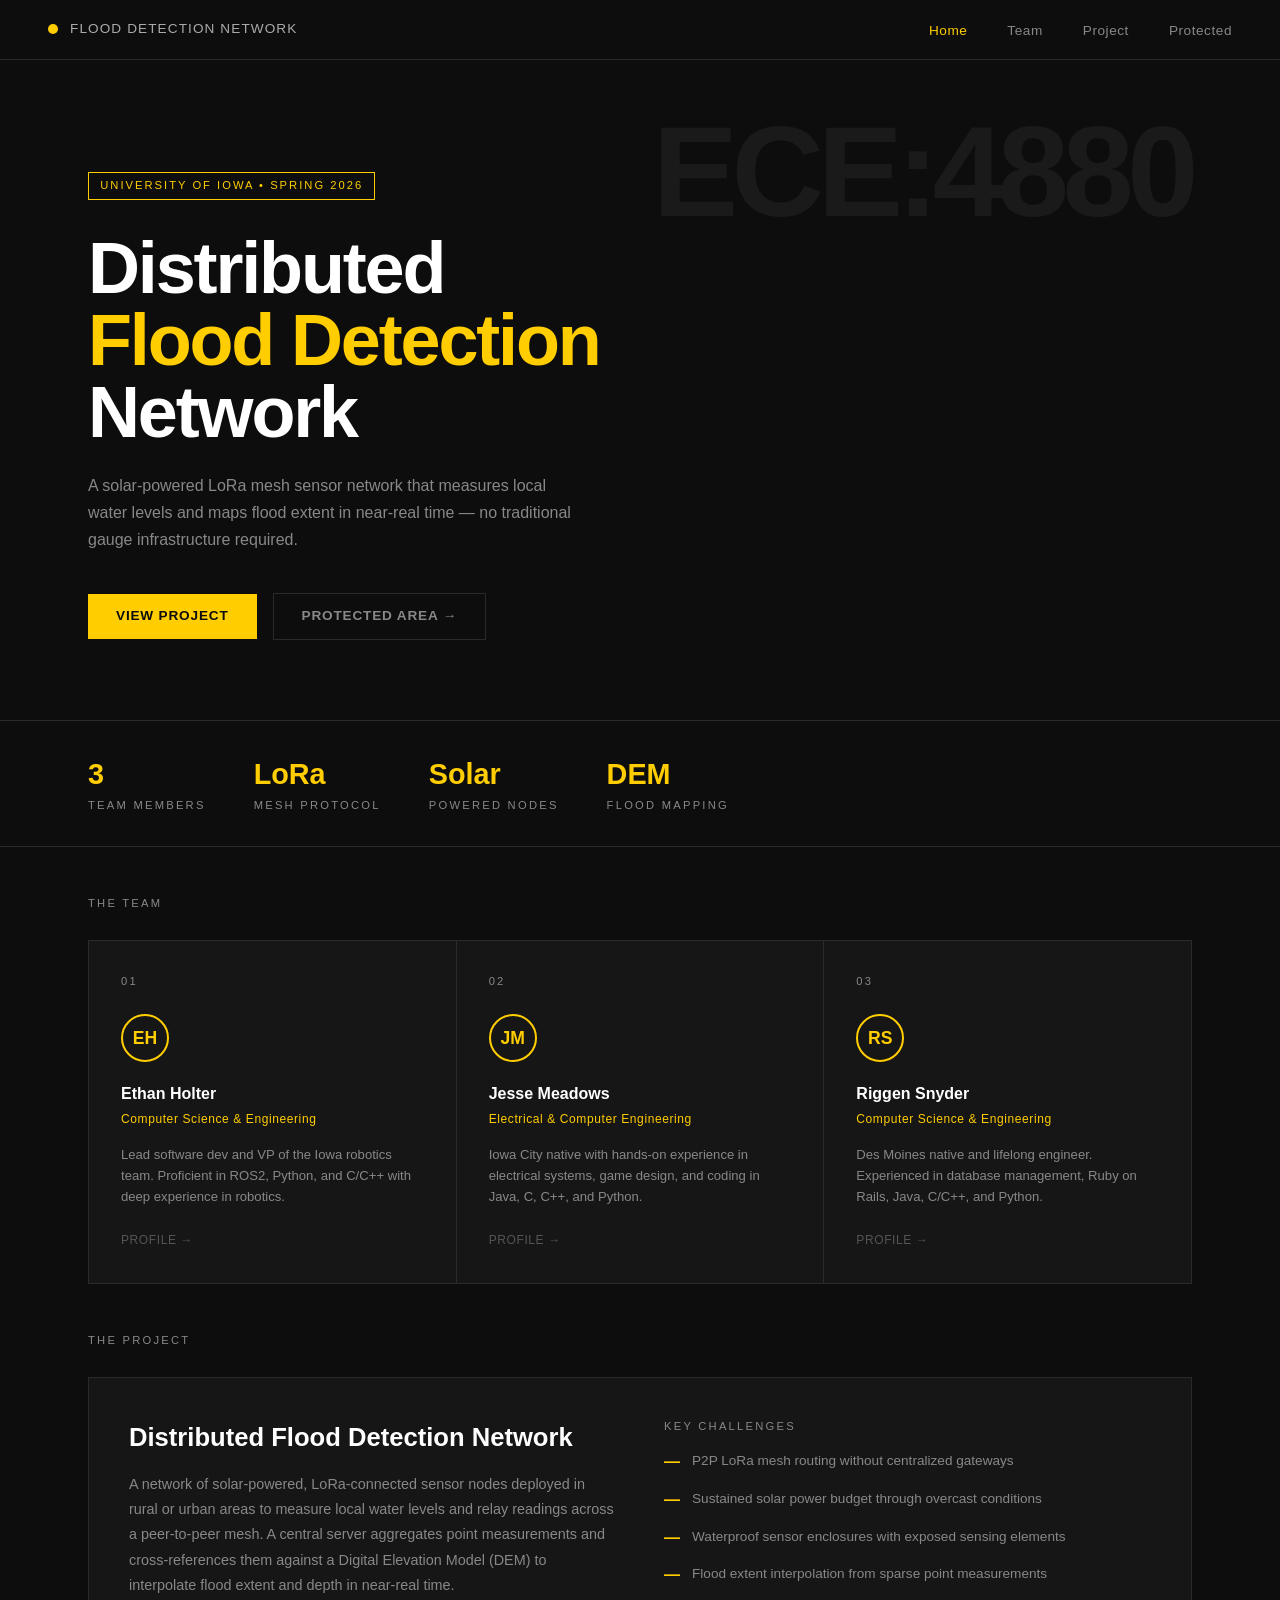
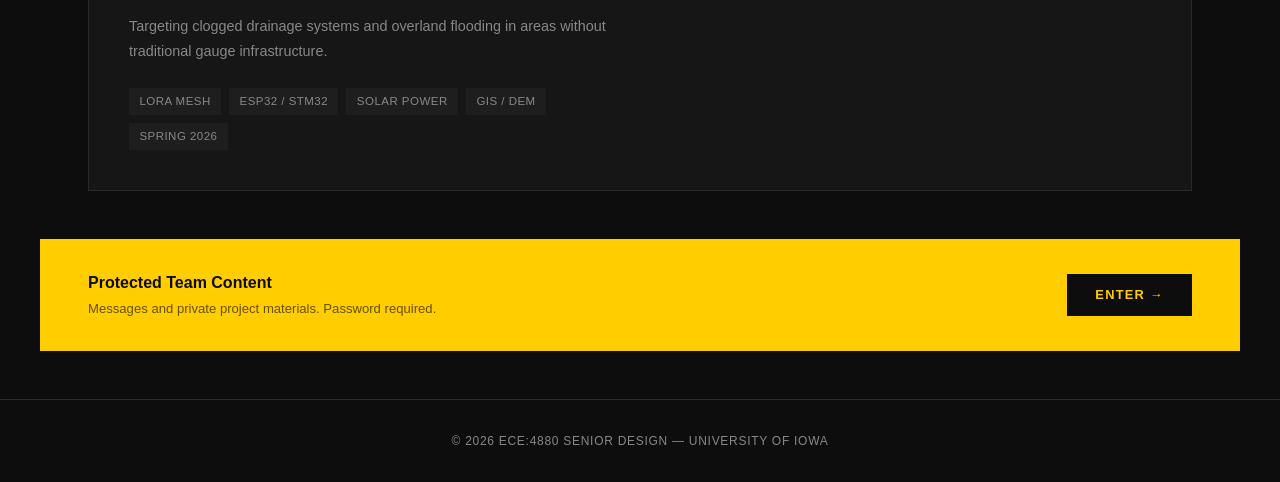
<file: index.html>
<!DOCTYPE html>
<html lang="en">
<head>
  <meta charset="UTF-8">
  <meta name="viewport" content="width=device-width, initial-scale=1.0">
  <title>Distributed Flood Detection Network — ECE:4880</title>
  <link rel="stylesheet" href="assets/css/style.css">
</head>
<body>

  <!-- NAV -->
  <nav class="nav">
    <a href="index.html" class="nav-logo">
      <span class="dot"></span>
      <span class="name">Flood Detection Network</span>
    </a>
    <button class="nav-toggle" aria-label="Toggle navigation">
      <span></span><span></span><span></span>
    </button>
    <ul class="nav-links">
      <li><a href="index.html" class="active">Home</a></li>
      <li><a href="#team">Team</a></li>
      <li><a href="#project">Project</a></li>
      <li><a href="protected/gate.html">Protected</a></li>
    </ul>
  </nav>

  <!-- HERO -->
  <section style="padding: 7rem 3rem 5rem; max-width: 1200px; margin: 0 auto; position: relative; overflow: hidden;">
    <div class="hero-watermark" aria-hidden="true">ECE:4880</div>
    <div class="tag" style="margin-bottom: 2rem;">University of Iowa &bull; Spring 2026</div>
    <h1 style="font-size: 4.5rem; font-weight: 900; line-height: 1.0; letter-spacing: -0.03em; color: white; max-width: 720px;">
      Distributed<br><span class="gold">Flood Detection</span><br>Network
    </h1>
    <p style="margin-top: 1.5rem; color: var(--text-muted); font-size: 1rem; line-height: 1.7; max-width: 500px;">
      A solar-powered LoRa mesh sensor network that measures local water levels
      and maps flood extent in near-real time — no traditional gauge infrastructure required.
    </p>
    <div style="margin-top: 2.5rem; display: flex; gap: 1rem; flex-wrap: wrap; align-items: center;">
      <a href="#project" class="btn btn-gold">View Project</a>
      <a href="protected/gate.html" class="btn btn-ghost">Protected Area &rarr;</a>
    </div>
  </section>

  <hr class="divider">

  <!-- STATS -->
  <div class="page-wrap" style="padding-top: 2rem; padding-bottom: 2rem; display: flex; gap: 3rem; flex-wrap: wrap;">
    <div>
      <div style="font-size: 1.8rem; font-weight: 900; color: var(--gold);">3</div>
      <div class="label" style="margin-top: 0.1rem;">Team Members</div>
    </div>
    <div>
      <div style="font-size: 1.8rem; font-weight: 900; color: var(--gold);">LoRa</div>
      <div class="label" style="margin-top: 0.1rem;">Mesh Protocol</div>
    </div>
    <div>
      <div style="font-size: 1.8rem; font-weight: 900; color: var(--gold);">Solar</div>
      <div class="label" style="margin-top: 0.1rem;">Powered Nodes</div>
    </div>
    <div>
      <div style="font-size: 1.8rem; font-weight: 900; color: var(--gold);">DEM</div>
      <div class="label" style="margin-top: 0.1rem;">Flood Mapping</div>
    </div>
  </div>

  <hr class="divider">

  <!-- TEAM -->
  <section id="team" class="page-wrap" style="padding-top: 3rem; padding-bottom: 3rem;">
    <div class="section-header">
      <span class="label">The Team</span>
    </div>
    <div class="card-grid-3">

      <div class="card">
        <div class="label" style="margin-bottom: 1.5rem;">01</div>
        <div class="avatar" style="margin-bottom: 1.25rem;">EH</div>
        <h3 style="font-size: 1rem; color: white; margin-bottom: 0.25rem;">Ethan Holter</h3>
        <div style="font-size: 0.75rem; color: var(--gold); letter-spacing: 0.05em; margin-bottom: 1rem;">
          Computer Science &amp; Engineering
        </div>
        <p style="font-size: 0.82rem; color: var(--text-muted); line-height: 1.6; margin-bottom: 1.25rem;">
          Lead software dev and VP of the Iowa robotics team. Proficient in ROS2, Python, and C/C++ with deep experience in robotics.
        </p>
        <a href="members/ethan.html" style="font-size: 0.75rem; color: var(--text-dim); letter-spacing: 0.05em; text-transform: uppercase; transition: color 0.2s;">
          Profile &rarr;
        </a>
      </div>

      <div class="card">
        <div class="label" style="margin-bottom: 1.5rem;">02</div>
        <div class="avatar" style="margin-bottom: 1.25rem;">JM</div>
        <h3 style="font-size: 1rem; color: white; margin-bottom: 0.25rem;">Jesse Meadows</h3>
        <div style="font-size: 0.75rem; color: var(--gold); letter-spacing: 0.05em; margin-bottom: 1rem;">
          Electrical &amp; Computer Engineering
        </div>
        <p style="font-size: 0.82rem; color: var(--text-muted); line-height: 1.6; margin-bottom: 1.25rem;">
          Iowa City native with hands-on experience in electrical systems, game design, and coding in Java, C, C++, and Python.
        </p>
        <a href="members/jesse.html" style="font-size: 0.75rem; color: var(--text-dim); letter-spacing: 0.05em; text-transform: uppercase; transition: color 0.2s;">
          Profile &rarr;
        </a>
      </div>

      <div class="card">
        <div class="label" style="margin-bottom: 1.5rem;">03</div>
        <div class="avatar" style="margin-bottom: 1.25rem;">RS</div>
        <h3 style="font-size: 1rem; color: white; margin-bottom: 0.25rem;">Riggen Snyder</h3>
        <div style="font-size: 0.75rem; color: var(--gold); letter-spacing: 0.05em; margin-bottom: 1rem;">
          Computer Science &amp; Engineering
        </div>
        <p style="font-size: 0.82rem; color: var(--text-muted); line-height: 1.6; margin-bottom: 1.25rem;">
          Des Moines native and lifelong engineer. Experienced in database management, Ruby on Rails, Java, C/C++, and Python.
        </p>
        <a href="members/riggen.html" style="font-size: 0.75rem; color: var(--text-dim); letter-spacing: 0.05em; text-transform: uppercase; transition: color 0.2s;">
          Profile &rarr;
        </a>
      </div>

    </div>
  </section>

  <!-- PROJECT -->
  <section id="project" class="page-wrap" style="padding-bottom: 3rem;">
    <div class="section-header">
      <span class="label">The Project</span>
    </div>
    <div class="profile-grid" style="background: var(--surface); border: 1px solid var(--border); padding: 2.5rem;">
      <div>
        <h2 style="font-size: 1.6rem; font-weight: 900; color: white; margin-bottom: 1rem;">
          Distributed Flood Detection Network
        </h2>
        <p style="font-size: 0.9rem; color: var(--text-muted); line-height: 1.75;">
          A network of solar-powered, LoRa-connected sensor nodes deployed in rural or urban
          areas to measure local water levels and relay readings across a peer-to-peer mesh.
          A central server aggregates point measurements and cross-references them against a
          Digital Elevation Model (DEM) to interpolate flood extent and depth in near-real time.
        </p>
        <p style="font-size: 0.9rem; color: var(--text-muted); line-height: 1.75; margin-top: 1rem;">
          Targeting clogged drainage systems and overland flooding in areas without traditional
          gauge infrastructure.
        </p>
        <div style="display: flex; gap: 0.5rem; flex-wrap: wrap; margin-top: 1.5rem;">
          <span class="chip">LoRa Mesh</span>
          <span class="chip">ESP32 / STM32</span>
          <span class="chip">Solar Power</span>
          <span class="chip">GIS / DEM</span>
          <span class="chip">Spring 2026</span>
        </div>
      </div>
      <div>
        <div class="label" style="margin-bottom: 1rem;">Key Challenges</div>
        <ul style="list-style: none; display: flex; flex-direction: column; gap: 0.85rem;">
          <li style="display: flex; gap: 0.75rem; align-items: flex-start;">
            <span style="color: var(--gold); font-weight: 900; flex-shrink: 0;">—</span>
            <span style="font-size: 0.85rem; color: var(--text-muted); line-height: 1.6;">
              P2P LoRa mesh routing without centralized gateways
            </span>
          </li>
          <li style="display: flex; gap: 0.75rem; align-items: flex-start;">
            <span style="color: var(--gold); font-weight: 900; flex-shrink: 0;">—</span>
            <span style="font-size: 0.85rem; color: var(--text-muted); line-height: 1.6;">
              Sustained solar power budget through overcast conditions
            </span>
          </li>
          <li style="display: flex; gap: 0.75rem; align-items: flex-start;">
            <span style="color: var(--gold); font-weight: 900; flex-shrink: 0;">—</span>
            <span style="font-size: 0.85rem; color: var(--text-muted); line-height: 1.6;">
              Waterproof sensor enclosures with exposed sensing elements
            </span>
          </li>
          <li style="display: flex; gap: 0.75rem; align-items: flex-start;">
            <span style="color: var(--gold); font-weight: 900; flex-shrink: 0;">—</span>
            <span style="font-size: 0.85rem; color: var(--text-muted); line-height: 1.6;">
              Flood extent interpolation from sparse point measurements
            </span>
          </li>
        </ul>
      </div>
    </div>
  </section>

  <!-- PROTECTED BANNER -->
  <div style="background: var(--gold); padding: 2rem 3rem; display: flex; justify-content: space-between; align-items: center; flex-wrap: wrap; gap: 1rem; max-width: 1200px; margin: 0 auto 3rem;">
    <div>
      <h3 style="font-size: 1rem; font-weight: 900; color: var(--dark);">Protected Team Content</h3>
      <p style="font-size: 0.82rem; color: #665000; margin-top: 0.25rem;">
        Messages and private project materials. Password required.
      </p>
    </div>
    <a href="protected/gate.html" style="background: var(--dark); color: var(--gold); padding: 0.7rem 1.75rem; font-weight: 900; font-size: 0.8rem; letter-spacing: 0.1em; text-transform: uppercase; text-decoration: none;">
      Enter &rarr;
    </a>
  </div>

  <footer class="footer">
    &copy; 2026 ECE:4880 Senior Design &mdash; University of Iowa
  </footer>

  <script>
    document.querySelector(".nav-toggle").addEventListener("click", function() {
      this.parentElement.querySelector(".nav-links").classList.toggle("open");
    });
  </script>
</body>
</html>
</file>
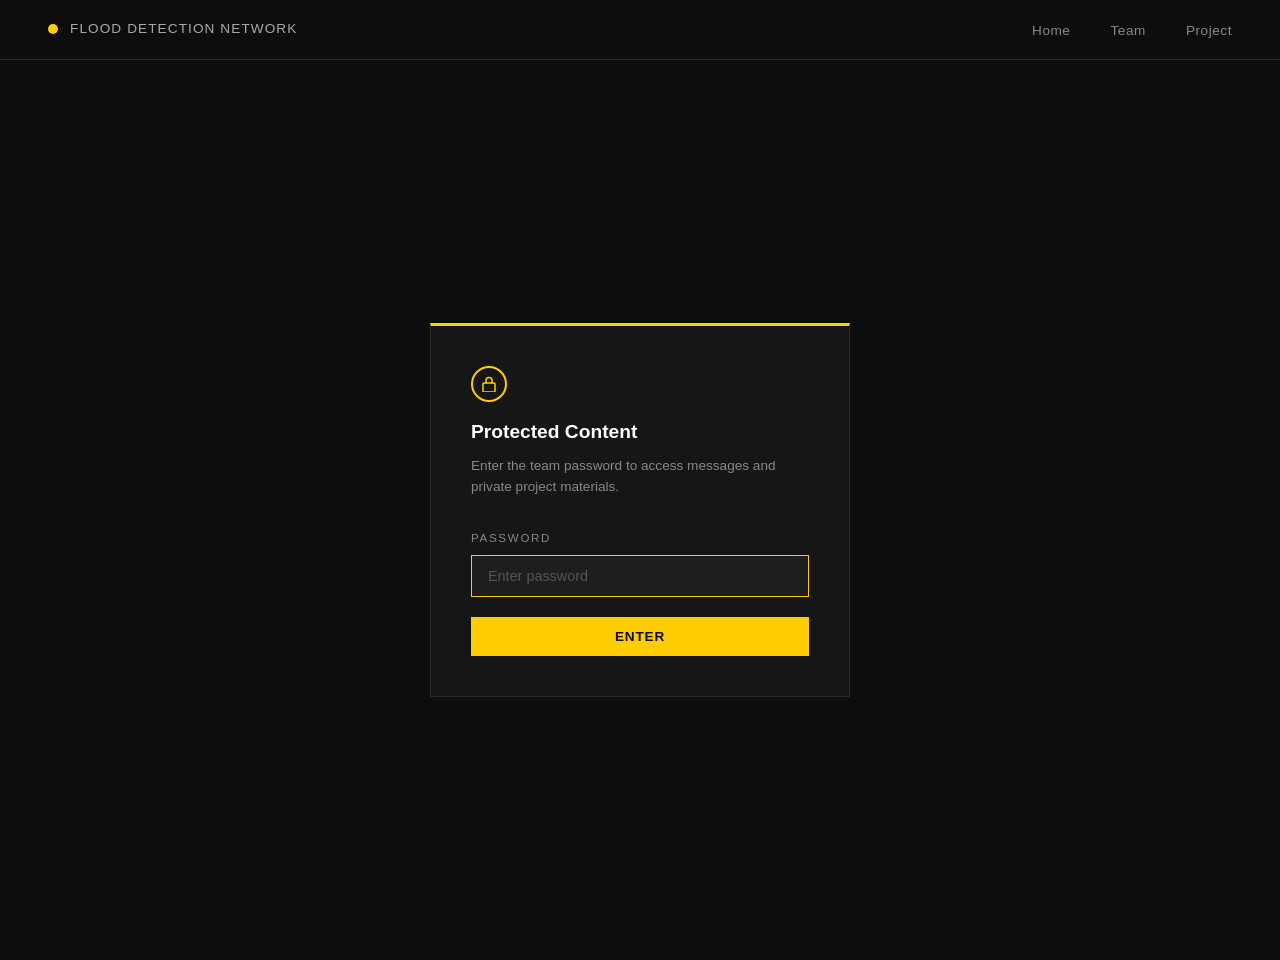
<file: protected/index.html>
<!DOCTYPE html>
<html lang="en">
<head>
  <meta charset="UTF-8">
  <meta name="viewport" content="width=device-width, initial-scale=1.0">
  <title>Protected Content — Flood Detection Network</title>
  <link rel="stylesheet" href="../assets/css/style.css">
  <meta name="robots" content="noindex, nofollow">
</head>
<body>

  <nav class="nav">
    <a href="../index.html" class="nav-logo">
      <span class="dot"></span>
      <span class="name">Flood Detection Network</span>
    </a>
    <button class="nav-toggle" aria-label="Toggle navigation">
      <span></span><span></span><span></span>
    </button>
    <ul class="nav-links">
      <li><a href="../index.html">Home</a></li>
      <li><a href="../index.html#team">Team</a></li>
      <li><a href="../index.html#project">Project</a></li>
      <li><a href="#" id="logout-link">Log Out</a></li>
    </ul>
  </nav>

  <!-- HEADER -->
  <section style="padding: 4rem 3rem 3rem; max-width: 1200px; margin: 0 auto;">
    <div class="tag" style="margin-bottom: 1.5rem;">Protected Area</div>
    <h1 style="font-size: 3rem; font-weight: 900; color: white; letter-spacing: -0.02em; line-height: 1.1;">
      Team Messages
    </h1>
    <p style="margin-top: 0.75rem; color: var(--text-muted); font-size: 0.9rem; max-width: 500px; line-height: 1.6;">
      Contact form submissions from visitors. Session expires after 30 minutes of inactivity.
    </p>

    <!-- Session timer display -->
    <div style="margin-top: 1.25rem; display: flex; align-items: center; gap: 0.5rem;">
      <span style="width: 7px; height: 7px; background: var(--gold); border-radius: 50%; display: inline-block;"></span>
      <span id="session-timer" aria-live="off" style="font-size: 0.75rem; color: var(--text-muted); letter-spacing: 0.05em;"></span>
    </div>
  </section>

  <hr class="divider">

  <!-- FILTER TABS -->
  <div class="page-wrap" id="filter-bar" style="padding-top: 2rem; padding-bottom: 1rem; display: flex; gap: 0.5rem; flex-wrap: wrap;" role="group" aria-label="Filter messages by team member">
    <button class="filter-btn active" data-filter="all" aria-pressed="true">All</button>
    <button class="filter-btn" data-filter="Ethan Holter" aria-pressed="false">Ethan</button>
    <button class="filter-btn" data-filter="Jesse Meadows" aria-pressed="false">Jesse</button>
    <button class="filter-btn" data-filter="Riggen Snyder" aria-pressed="false">Riggen</button>
  </div>

  <!-- MESSAGES LIST -->
  <div class="page-wrap" style="padding-top: 1rem; padding-bottom: 4rem;">
    <div id="messages-container">
      <div id="loading" style="color: var(--text-muted); font-size: 0.85rem; padding: 2rem 0;">
        Loading messages...
      </div>
      <div id="empty-state" style="display: none; background: var(--surface); border: 1px solid var(--border); padding: 3rem 2rem; text-align: center;">
        <div style="font-size: 0.75rem; letter-spacing: 0.15em; text-transform: uppercase; color: var(--text-dim); margin-bottom: 0.5rem;">No Messages</div>
        <p style="font-size: 0.85rem; color: var(--text-muted);">No messages yet for this filter. Submissions from contact forms will appear here.</p>
      </div>
    </div>
  </div>

  <footer class="footer">
    &copy; 2026 ECE:4880 Senior Design &mdash; University of Iowa
  </footer>

  <style>
    .filter-btn {
      background: var(--surface);
      border: 1px solid var(--border);
      color: var(--text-muted);
      font-size: 0.75rem;
      letter-spacing: 0.1em;
      text-transform: uppercase;
      padding: 0.4rem 1rem;
      cursor: pointer;
      font-family: 'Arial', sans-serif;
      transition: all 0.15s;
    }
    .filter-btn:hover { border-color: var(--text-dim); color: var(--text); }
    .filter-btn.active { background: var(--gold); color: var(--dark); border-color: var(--gold); font-weight: 700; }

    .message-card {
      background: var(--surface);
      border: 1px solid var(--border);
      border-left: 3px solid var(--gold);
      padding: 1.5rem 2rem;
      margin-bottom: 1px;
      transition: background 0.15s;
    }
    .message-card:hover { background: var(--surface-2); }
    .message-card a { text-decoration: none; color: inherit; display: block; }
    .message-meta {
      display: flex;
      justify-content: space-between;
      align-items: baseline;
      margin-bottom: 0.5rem;
      flex-wrap: wrap;
      gap: 0.5rem;
    }
    .message-sender { font-size: 0.9rem; font-weight: 700; color: white; }
    .message-timestamp { font-size: 0.72rem; color: var(--text-muted); letter-spacing: 0.05em; }
    .message-to { font-size: 0.72rem; color: var(--gold); letter-spacing: 0.05em; text-transform: uppercase; margin-bottom: 0.5rem; }
    .message-preview { font-size: 0.85rem; color: var(--text-muted); line-height: 1.5; white-space: nowrap; overflow: hidden; text-overflow: ellipsis; }
  </style>

  <script src="../assets/js/auth.js"></script>
  <script>
    // ── Auth ──────────────────────────────────────────────────
    checkAuth();

    // ── Event listeners (no inline onclick) ──────────────────
    document.querySelector(".nav-toggle").addEventListener("click", function() {
      this.parentElement.querySelector(".nav-links").classList.toggle("open");
    });

    document.getElementById("logout-link").addEventListener("click", function(e) {
      e.preventDefault();
      logout();
    });

    // ── Session timer ────────────────────────────────────────
    let timerInterval;

    function updateTimer() {
      const remaining = sessionRemaining();
      const mins = Math.floor(remaining / 60000);
      const secs = Math.floor((remaining % 60000) / 1000);
      const el   = document.getElementById("session-timer");
      if (el) el.textContent = "Session expires in " + mins + "m " + secs.toString().padStart(2, "0") + "s";

      if (remaining === 0) {
        clearInterval(timerInterval);
        checkAuth(); // will redirect to gate
      }
    }

    updateTimer();
    timerInterval = setInterval(updateTimer, 1000);

    // ── Message loading ──────────────────────────────────────
    let allMessages = [];
    let currentFilter = "all";

    async function loadMessages() {
      try {
        const res = await fetch("messages/index.json");
        if (!res.ok) throw new Error("No index");
        allMessages = await res.json();
        renderMessages();
      } catch {
        document.getElementById("loading").style.display = "none";
        document.getElementById("empty-state").style.display = "block";
      }
    }

    function renderMessages() {
      const container = document.getElementById("messages-container");
      const loading   = document.getElementById("loading");
      const empty     = document.getElementById("empty-state");

      loading.style.display = "none";

      const filtered = currentFilter === "all"
        ? allMessages
        : allMessages.filter(function(m) { return m.member === currentFilter; });

      container.querySelectorAll(".message-card").forEach(function(el) { el.remove(); });

      if (filtered.length === 0) {
        empty.style.display = "block";
        return;
      }

      empty.style.display = "none";

      filtered
        .slice()
        .sort(function(a, b) { return new Date(b.timestamp) - new Date(a.timestamp); })
        .forEach(function(msg) {
          var card = document.createElement("div");
          card.className = "message-card";
          card.dataset.member = msg.member;

          var link = document.createElement("a");
          link.href = "messages/" + encodeURIComponent(msg.filename);

          var meta = document.createElement("div");
          meta.className = "message-meta";

          var sender = document.createElement("span");
          sender.className = "message-sender";
          sender.textContent = msg.name;

          var ts = document.createElement("span");
          ts.className = "message-timestamp";
          ts.textContent = formatDate(msg.timestamp);

          meta.appendChild(sender);
          meta.appendChild(ts);
          link.appendChild(meta);

          var to = document.createElement("div");
          to.className = "message-to";
          to.textContent = "To: " + msg.member;
          link.appendChild(to);

          var preview = document.createElement("div");
          preview.className = "message-preview";
          preview.textContent = msg.preview;
          link.appendChild(preview);

          card.appendChild(link);
          container.appendChild(card);
        });
    }

    function formatDate(iso) {
      return new Date(iso).toLocaleString("en-US", {
        month: "short", day: "numeric", year: "numeric",
        hour: "numeric", minute: "2-digit"
      });
    }

    // ── Filter buttons ───────────────────────────────────────
    document.getElementById("filter-bar").addEventListener("click", function(e) {
      var btn = e.target.closest(".filter-btn");
      if (!btn) return;
      currentFilter = btn.dataset.filter;
      document.querySelectorAll(".filter-btn").forEach(function(b) {
        b.classList.remove("active");
        b.setAttribute("aria-pressed", "false");
      });
      btn.classList.add("active");
      btn.setAttribute("aria-pressed", "true");
      renderMessages();
    });

    loadMessages();
  </script>

</body>
</html>
</file>
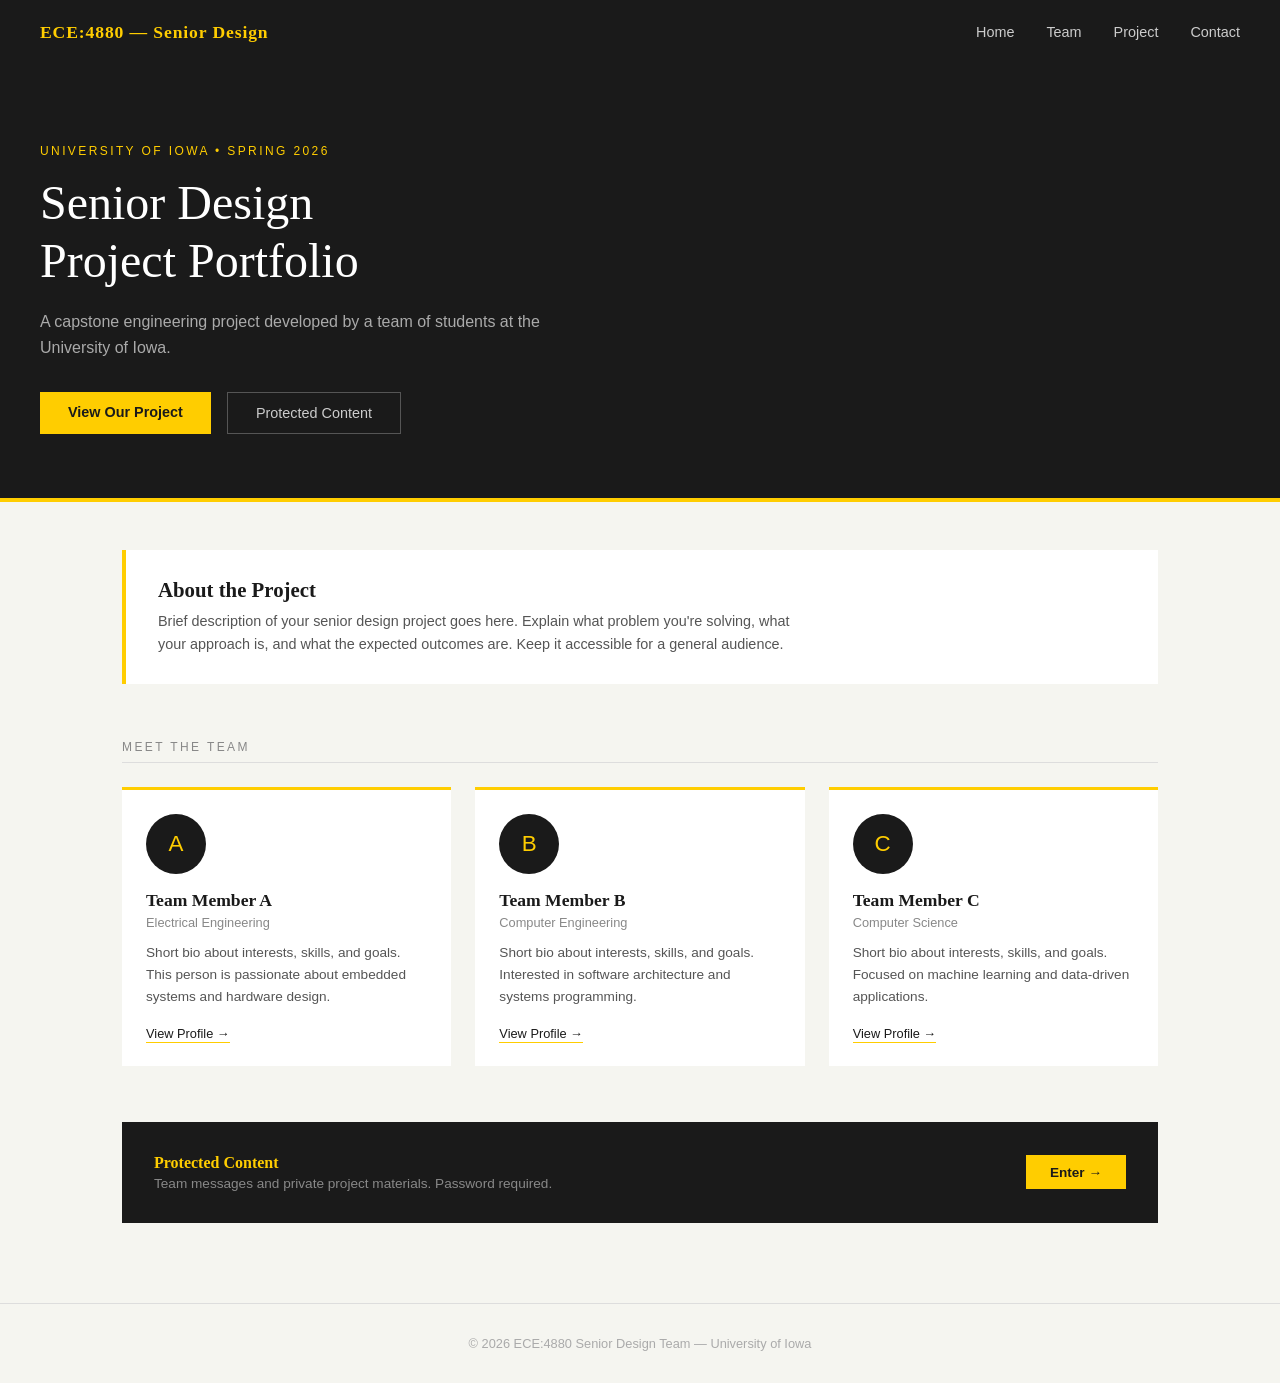
<file: prototype-a.html>
<!DOCTYPE html>
<html lang="en">
<head>
  <meta charset="UTF-8">
  <meta name="viewport" content="width=device-width, initial-scale=1.0">
  <title>ECE:4880 Senior Design Team</title>
  <style>
    * { margin: 0; padding: 0; box-sizing: border-box; }

    body {
      font-family: 'Georgia', serif;
      background: #f5f5f0;
      color: #1a1a1a;
    }

    /* NAV */
    nav {
      background: #1a1a1a;
      display: flex;
      justify-content: space-between;
      align-items: center;
      padding: 0 2.5rem;
      height: 64px;
    }
    nav .logo {
      color: #FFCD00;
      font-size: 1.1rem;
      font-weight: bold;
      letter-spacing: 0.05em;
    }
    nav ul {
      list-style: none;
      display: flex;
      gap: 2rem;
    }
    nav ul a {
      color: #ccc;
      text-decoration: none;
      font-size: 0.9rem;
      font-family: 'Arial', sans-serif;
      transition: color 0.2s;
    }
    nav ul a:hover { color: #FFCD00; }

    /* HERO */
    .hero {
      background: #1a1a1a;
      color: white;
      padding: 5rem 2.5rem 4rem;
      border-bottom: 4px solid #FFCD00;
    }
    .hero .label {
      font-family: 'Arial', sans-serif;
      font-size: 0.75rem;
      letter-spacing: 0.2em;
      color: #FFCD00;
      text-transform: uppercase;
      margin-bottom: 1rem;
    }
    .hero h1 {
      font-size: 3rem;
      font-weight: normal;
      line-height: 1.2;
      max-width: 600px;
    }
    .hero p {
      margin-top: 1.25rem;
      color: #aaa;
      font-family: 'Arial', sans-serif;
      font-size: 1rem;
      max-width: 500px;
      line-height: 1.6;
    }
    .hero-actions {
      margin-top: 2rem;
      display: flex;
      gap: 1rem;
    }
    .btn-primary {
      background: #FFCD00;
      color: #1a1a1a;
      padding: 0.75rem 1.75rem;
      text-decoration: none;
      font-family: 'Arial', sans-serif;
      font-size: 0.9rem;
      font-weight: bold;
    }
    .btn-secondary {
      border: 1px solid #555;
      color: #ccc;
      padding: 0.75rem 1.75rem;
      text-decoration: none;
      font-family: 'Arial', sans-serif;
      font-size: 0.9rem;
    }
    .btn-secondary:hover { border-color: #FFCD00; color: #FFCD00; }

    /* MAIN */
    main { max-width: 1100px; margin: 0 auto; padding: 3rem 2rem; }

    .section-title {
      font-size: 0.75rem;
      letter-spacing: 0.2em;
      text-transform: uppercase;
      color: #888;
      font-family: 'Arial', sans-serif;
      margin-bottom: 1.5rem;
      padding-bottom: 0.5rem;
      border-bottom: 1px solid #ddd;
    }

    /* TEAM GRID */
    .team-grid {
      display: grid;
      grid-template-columns: repeat(3, 1fr);
      gap: 1.5rem;
      margin-bottom: 3.5rem;
    }
    .member-card {
      background: white;
      border-top: 3px solid #FFCD00;
      padding: 1.5rem;
    }
    .member-avatar {
      width: 60px;
      height: 60px;
      background: #1a1a1a;
      border-radius: 50%;
      margin-bottom: 1rem;
      display: flex;
      align-items: center;
      justify-content: center;
      color: #FFCD00;
      font-size: 1.4rem;
      font-family: 'Arial', sans-serif;
    }
    .member-card h3 {
      font-size: 1.1rem;
      margin-bottom: 0.25rem;
    }
    .member-card .role {
      font-family: 'Arial', sans-serif;
      font-size: 0.8rem;
      color: #888;
      margin-bottom: 0.75rem;
    }
    .member-card p {
      font-family: 'Arial', sans-serif;
      font-size: 0.85rem;
      color: #555;
      line-height: 1.6;
      margin-bottom: 1rem;
    }
    .member-card a {
      font-family: 'Arial', sans-serif;
      font-size: 0.8rem;
      color: #1a1a1a;
      text-decoration: none;
      border-bottom: 1px solid #FFCD00;
      padding-bottom: 1px;
    }

    /* PROJECT SECTION */
    .project-banner {
      background: white;
      border-left: 4px solid #FFCD00;
      padding: 1.75rem 2rem;
      margin-bottom: 3.5rem;
    }
    .project-banner h2 { font-size: 1.3rem; margin-bottom: 0.5rem; }
    .project-banner p {
      font-family: 'Arial', sans-serif;
      font-size: 0.9rem;
      color: #555;
      line-height: 1.6;
      max-width: 650px;
    }

    /* PROTECTED LINK */
    .protected-section {
      background: #1a1a1a;
      color: white;
      padding: 2rem;
      display: flex;
      justify-content: space-between;
      align-items: center;
    }
    .protected-section h3 { font-size: 1rem; color: #FFCD00; margin-bottom: 0.25rem; }
    .protected-section p { font-family: 'Arial', sans-serif; font-size: 0.85rem; color: #888; }
    .protected-section a {
      background: #FFCD00;
      color: #1a1a1a;
      padding: 0.6rem 1.5rem;
      text-decoration: none;
      font-family: 'Arial', sans-serif;
      font-size: 0.85rem;
      font-weight: bold;
      white-space: nowrap;
    }

    footer {
      text-align: center;
      padding: 2rem;
      font-family: 'Arial', sans-serif;
      font-size: 0.8rem;
      color: #aaa;
      border-top: 1px solid #ddd;
      margin-top: 2rem;
    }
  </style>
</head>
<body>

  <nav>
    <div class="logo">ECE:4880 &mdash; Senior Design</div>
    <ul>
      <li><a href="#">Home</a></li>
      <li><a href="#">Team</a></li>
      <li><a href="#">Project</a></li>
      <li><a href="#">Contact</a></li>
    </ul>
  </nav>

  <div class="hero">
    <div class="label">University of Iowa &bull; Spring 2026</div>
    <h1>Senior Design<br>Project Portfolio</h1>
    <p>A capstone engineering project developed by a team of students at the University of Iowa.</p>
    <div class="hero-actions">
      <a href="#" class="btn-primary">View Our Project</a>
      <a href="#" class="btn-secondary">Protected Content</a>
    </div>
  </div>

  <main>

    <div class="project-banner">
      <h2>About the Project</h2>
      <p>Brief description of your senior design project goes here. Explain what problem you're solving, what your approach is, and what the expected outcomes are. Keep it accessible for a general audience.</p>
    </div>

    <div class="section-title">Meet the Team</div>
    <div class="team-grid">
      <div class="member-card">
        <div class="member-avatar">A</div>
        <h3>Team Member A</h3>
        <div class="role">Electrical Engineering</div>
        <p>Short bio about interests, skills, and goals. This person is passionate about embedded systems and hardware design.</p>
        <a href="#">View Profile &rarr;</a>
      </div>
      <div class="member-card">
        <div class="member-avatar">B</div>
        <h3>Team Member B</h3>
        <div class="role">Computer Engineering</div>
        <p>Short bio about interests, skills, and goals. Interested in software architecture and systems programming.</p>
        <a href="#">View Profile &rarr;</a>
      </div>
      <div class="member-card">
        <div class="member-avatar">C</div>
        <h3>Team Member C</h3>
        <div class="role">Computer Science</div>
        <p>Short bio about interests, skills, and goals. Focused on machine learning and data-driven applications.</p>
        <a href="#">View Profile &rarr;</a>
      </div>
    </div>

    <div class="protected-section">
      <div>
        <h3>Protected Content</h3>
        <p>Team messages and private project materials. Password required.</p>
      </div>
      <a href="#">Enter &rarr;</a>
    </div>

  </main>

  <footer>
    &copy; 2026 ECE:4880 Senior Design Team &mdash; University of Iowa
  </footer>

</body>
</html>
</file>
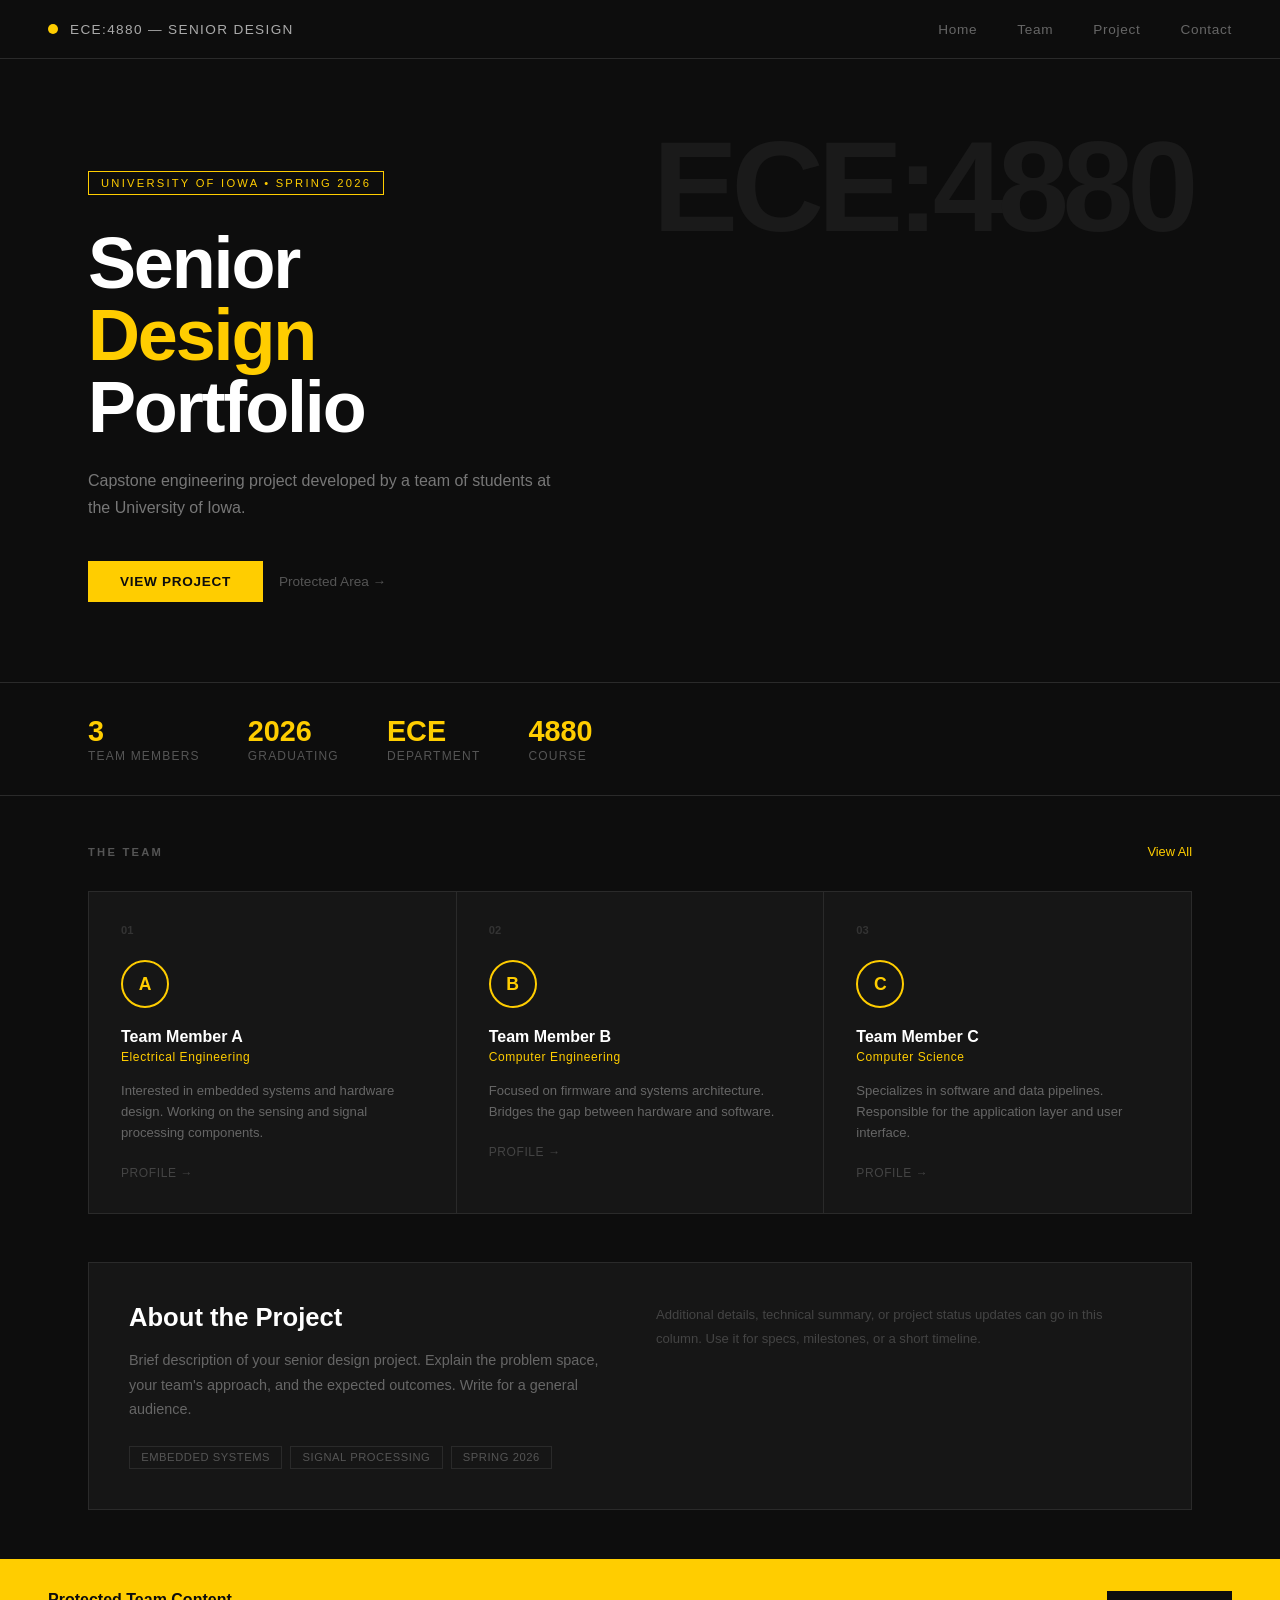
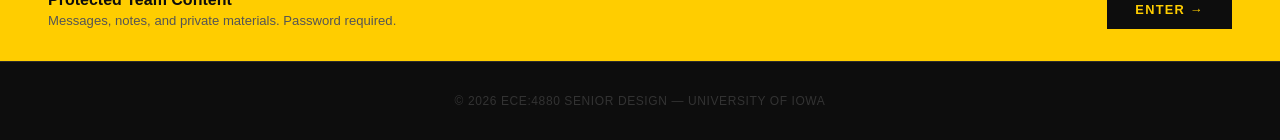
<file: prototype-b.html>
<!DOCTYPE html>
<html lang="en">
<head>
  <meta charset="UTF-8">
  <meta name="viewport" content="width=device-width, initial-scale=1.0">
  <title>ECE:4880 Senior Design Team</title>
  <style>
    * { margin: 0; padding: 0; box-sizing: border-box; }

    :root {
      --gold: #FFCD00;
      --dark: #0d0d0d;
      --card-bg: #161616;
      --border: #2a2a2a;
      --text-muted: #666;
    }

    body {
      font-family: 'Arial', sans-serif;
      background: var(--dark);
      color: #e0e0e0;
    }

    /* NAV */
    nav {
      display: flex;
      justify-content: space-between;
      align-items: center;
      padding: 1.25rem 3rem;
      border-bottom: 1px solid var(--border);
      position: sticky;
      top: 0;
      background: var(--dark);
      z-index: 10;
    }
    .nav-logo {
      display: flex;
      align-items: center;
      gap: 0.75rem;
    }
    .nav-logo .dot {
      width: 10px;
      height: 10px;
      background: var(--gold);
      border-radius: 50%;
    }
    .nav-logo span {
      font-size: 0.85rem;
      letter-spacing: 0.1em;
      color: #aaa;
      text-transform: uppercase;
    }
    nav ul {
      list-style: none;
      display: flex;
      gap: 2.5rem;
    }
    nav ul a {
      color: #666;
      text-decoration: none;
      font-size: 0.85rem;
      letter-spacing: 0.05em;
      transition: color 0.2s;
    }
    nav ul a:hover { color: var(--gold); }

    /* HERO */
    .hero {
      padding: 7rem 3rem 5rem;
      max-width: 1200px;
      margin: 0 auto;
      position: relative;
    }
    .hero::before {
      content: 'ECE:4880';
      position: absolute;
      top: 4rem;
      right: 3rem;
      font-size: 8rem;
      font-weight: 900;
      color: #1a1a1a;
      letter-spacing: -0.05em;
      line-height: 1;
      user-select: none;
    }
    .hero .tag {
      display: inline-block;
      border: 1px solid var(--gold);
      color: var(--gold);
      font-size: 0.7rem;
      letter-spacing: 0.2em;
      text-transform: uppercase;
      padding: 0.3rem 0.75rem;
      margin-bottom: 2rem;
    }
    .hero h1 {
      font-size: 4.5rem;
      font-weight: 900;
      line-height: 1.0;
      letter-spacing: -0.03em;
      color: white;
      max-width: 700px;
    }
    .hero h1 span { color: var(--gold); }
    .hero p {
      margin-top: 1.5rem;
      color: #777;
      font-size: 1rem;
      line-height: 1.7;
      max-width: 480px;
    }
    .hero-actions {
      margin-top: 2.5rem;
      display: flex;
      gap: 1rem;
      align-items: center;
    }
    .btn-gold {
      background: var(--gold);
      color: var(--dark);
      padding: 0.8rem 2rem;
      text-decoration: none;
      font-weight: 900;
      font-size: 0.85rem;
      letter-spacing: 0.05em;
      text-transform: uppercase;
      transition: opacity 0.2s;
    }
    .btn-gold:hover { opacity: 0.85; }
    .btn-ghost {
      color: #555;
      text-decoration: none;
      font-size: 0.85rem;
      display: flex;
      align-items: center;
      gap: 0.5rem;
      transition: color 0.2s;
    }
    .btn-ghost:hover { color: white; }

    /* DIVIDER */
    .divider {
      border: none;
      border-top: 1px solid var(--border);
      margin: 0;
    }

    /* STATS BAR */
    .stats-bar {
      max-width: 1200px;
      margin: 0 auto;
      padding: 2rem 3rem;
      display: flex;
      gap: 3rem;
    }
    .stat { }
    .stat .num {
      font-size: 1.8rem;
      font-weight: 900;
      color: var(--gold);
    }
    .stat .lbl {
      font-size: 0.75rem;
      color: #555;
      text-transform: uppercase;
      letter-spacing: 0.1em;
      margin-top: 0.1rem;
    }

    /* TEAM */
    .section {
      max-width: 1200px;
      margin: 0 auto;
      padding: 3rem;
    }
    .section-header {
      display: flex;
      justify-content: space-between;
      align-items: baseline;
      margin-bottom: 2rem;
    }
    .section-header h2 {
      font-size: 0.7rem;
      text-transform: uppercase;
      letter-spacing: 0.2em;
      color: #555;
    }
    .section-header a {
      font-size: 0.8rem;
      color: var(--gold);
      text-decoration: none;
    }

    .team-grid {
      display: grid;
      grid-template-columns: repeat(3, 1fr);
      gap: 1px;
      background: var(--border);
      border: 1px solid var(--border);
    }
    .member-card {
      background: var(--card-bg);
      padding: 2rem;
      transition: background 0.2s;
      cursor: pointer;
    }
    .member-card:hover { background: #1e1e1e; }
    .member-card .num {
      font-size: 0.7rem;
      color: #333;
      margin-bottom: 1.5rem;
      font-weight: 900;
    }
    .member-card .avatar {
      width: 48px;
      height: 48px;
      border: 2px solid var(--gold);
      border-radius: 50%;
      display: flex;
      align-items: center;
      justify-content: center;
      font-size: 1.1rem;
      font-weight: 900;
      color: var(--gold);
      margin-bottom: 1.25rem;
    }
    .member-card h3 { font-size: 1rem; color: white; margin-bottom: 0.25rem; }
    .member-card .role { font-size: 0.75rem; color: var(--gold); margin-bottom: 1rem; letter-spacing: 0.05em; }
    .member-card p { font-size: 0.82rem; color: #666; line-height: 1.6; margin-bottom: 1.25rem; }
    .member-card .link {
      font-size: 0.75rem;
      color: #444;
      text-decoration: none;
      letter-spacing: 0.05em;
      transition: color 0.2s;
    }
    .member-card:hover .link { color: var(--gold); }

    /* PROJECT */
    .project-block {
      background: var(--card-bg);
      border: 1px solid var(--border);
      padding: 2.5rem;
      display: grid;
      grid-template-columns: 1fr 1fr;
      gap: 2rem;
      align-items: start;
      margin-bottom: 1px;
    }
    .project-block h2 { font-size: 1.6rem; color: white; font-weight: 900; margin-bottom: 1rem; }
    .project-block p { font-size: 0.9rem; color: #666; line-height: 1.7; }
    .project-tags { display: flex; gap: 0.5rem; flex-wrap: wrap; margin-top: 1.5rem; }
    .tag-pill {
      border: 1px solid var(--border);
      color: #555;
      font-size: 0.7rem;
      padding: 0.3rem 0.7rem;
      letter-spacing: 0.05em;
      text-transform: uppercase;
    }

    /* PROTECTED */
    .protected-block {
      background: var(--gold);
      padding: 2rem 3rem;
      display: flex;
      justify-content: space-between;
      align-items: center;
    }
    .protected-block .left h3 { font-size: 1rem; color: var(--dark); font-weight: 900; }
    .protected-block .left p { font-size: 0.82rem; color: #555; margin-top: 0.25rem; }
    .protected-block a {
      background: var(--dark);
      color: var(--gold);
      padding: 0.7rem 1.75rem;
      text-decoration: none;
      font-weight: 900;
      font-size: 0.8rem;
      letter-spacing: 0.1em;
      text-transform: uppercase;
    }

    footer {
      border-top: 1px solid var(--border);
      text-align: center;
      padding: 2rem;
      font-size: 0.75rem;
      color: #333;
      letter-spacing: 0.05em;
    }
  </style>
</head>
<body>

  <nav>
    <div class="nav-logo">
      <div class="dot"></div>
      <span>ECE:4880 &mdash; Senior Design</span>
    </div>
    <ul>
      <li><a href="#">Home</a></li>
      <li><a href="#">Team</a></li>
      <li><a href="#">Project</a></li>
      <li><a href="#">Contact</a></li>
    </ul>
  </nav>

  <div class="hero">
    <div class="tag">University of Iowa &bull; Spring 2026</div>
    <h1>Senior<br><span>Design</span><br>Portfolio</h1>
    <p>Capstone engineering project developed by a team of students at the University of Iowa.</p>
    <div class="hero-actions">
      <a href="#" class="btn-gold">View Project</a>
      <a href="#" class="btn-ghost">Protected Area &rarr;</a>
    </div>
  </div>

  <hr class="divider">

  <div class="stats-bar">
    <div class="stat">
      <div class="num">3</div>
      <div class="lbl">Team Members</div>
    </div>
    <div class="stat">
      <div class="num">2026</div>
      <div class="lbl">Graduating</div>
    </div>
    <div class="stat">
      <div class="num">ECE</div>
      <div class="lbl">Department</div>
    </div>
    <div class="stat">
      <div class="num">4880</div>
      <div class="lbl">Course</div>
    </div>
  </div>

  <hr class="divider">

  <div class="section">
    <div class="section-header">
      <h2>The Team</h2>
      <a href="#">View All</a>
    </div>
    <div class="team-grid">
      <div class="member-card">
        <div class="num">01</div>
        <div class="avatar">A</div>
        <h3>Team Member A</h3>
        <div class="role">Electrical Engineering</div>
        <p>Interested in embedded systems and hardware design. Working on the sensing and signal processing components.</p>
        <a href="#" class="link">PROFILE &rarr;</a>
      </div>
      <div class="member-card">
        <div class="num">02</div>
        <div class="avatar">B</div>
        <h3>Team Member B</h3>
        <div class="role">Computer Engineering</div>
        <p>Focused on firmware and systems architecture. Bridges the gap between hardware and software.</p>
        <a href="#" class="link">PROFILE &rarr;</a>
      </div>
      <div class="member-card">
        <div class="num">03</div>
        <div class="avatar">C</div>
        <h3>Team Member C</h3>
        <div class="role">Computer Science</div>
        <p>Specializes in software and data pipelines. Responsible for the application layer and user interface.</p>
        <a href="#" class="link">PROFILE &rarr;</a>
      </div>
    </div>
  </div>

  <div class="section" style="padding-top:0">
    <div class="project-block">
      <div>
        <h2>About the Project</h2>
        <p>Brief description of your senior design project. Explain the problem space, your team's approach, and the expected outcomes. Write for a general audience.</p>
        <div class="project-tags">
          <span class="tag-pill">Embedded Systems</span>
          <span class="tag-pill">Signal Processing</span>
          <span class="tag-pill">Spring 2026</span>
        </div>
      </div>
      <div>
        <p style="color:#444;font-size:0.82rem;line-height:1.8;">Additional details, technical summary, or project status updates can go in this column. Use it for specs, milestones, or a short timeline.</p>
      </div>
    </div>
  </div>

  <div class="protected-block">
    <div class="left">
      <h3>Protected Team Content</h3>
      <p>Messages, notes, and private materials. Password required.</p>
    </div>
    <a href="#">Enter &rarr;</a>
  </div>

  <footer>
    &copy; 2026 ECE:4880 SENIOR DESIGN &mdash; UNIVERSITY OF IOWA
  </footer>

</body>
</html>
</file>
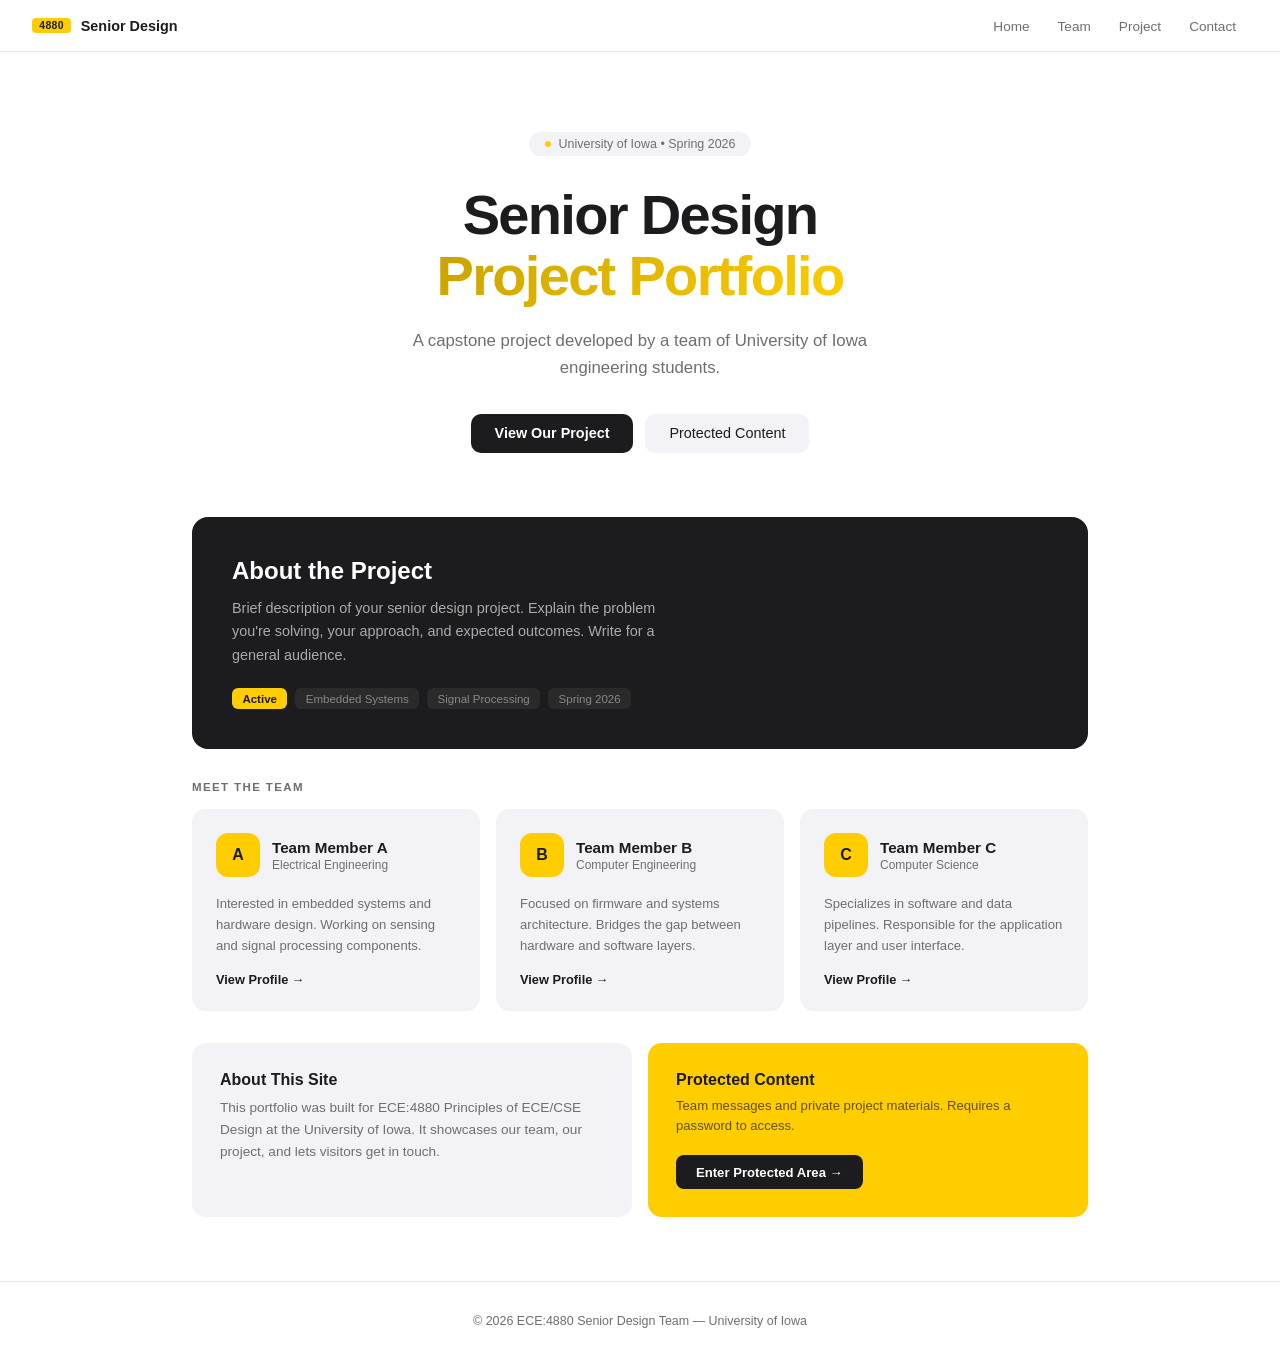
<file: prototype-c.html>
<!DOCTYPE html>
<html lang="en">
<head>
  <meta charset="UTF-8">
  <meta name="viewport" content="width=device-width, initial-scale=1.0">
  <title>ECE:4880 Senior Design Team</title>
  <style>
    * { margin: 0; padding: 0; box-sizing: border-box; }

    :root {
      --gold: #FFCD00;
      --gold-dark: #c9a200;
      --ink: #1c1c1e;
      --muted: #6e6e73;
      --bg: #ffffff;
      --surface: #f2f2f7;
      --border: #e5e5ea;
    }

    body {
      font-family: -apple-system, BlinkMacSystemFont, 'Segoe UI', sans-serif;
      background: var(--bg);
      color: var(--ink);
    }

    /* NAV */
    nav {
      display: flex;
      justify-content: space-between;
      align-items: center;
      padding: 0 2rem;
      height: 52px;
      background: rgba(255,255,255,0.85);
      backdrop-filter: blur(12px);
      border-bottom: 1px solid var(--border);
      position: sticky;
      top: 0;
      z-index: 10;
    }
    .nav-left { display: flex; align-items: center; gap: 0.6rem; }
    .nav-badge {
      background: var(--gold);
      color: var(--ink);
      font-size: 0.65rem;
      font-weight: 700;
      padding: 0.15rem 0.45rem;
      border-radius: 4px;
      letter-spacing: 0.04em;
    }
    .nav-title { font-size: 0.9rem; font-weight: 600; color: var(--ink); }
    nav ul { list-style: none; display: flex; gap: 0.25rem; }
    nav ul a {
      color: var(--muted);
      text-decoration: none;
      font-size: 0.85rem;
      padding: 0.35rem 0.75rem;
      border-radius: 8px;
      transition: background 0.15s, color 0.15s;
    }
    nav ul a:hover { background: var(--surface); color: var(--ink); }

    /* HERO */
    .hero {
      padding: 5rem 2rem 4rem;
      max-width: 960px;
      margin: 0 auto;
      text-align: center;
    }
    .hero-eyebrow {
      display: inline-flex;
      align-items: center;
      gap: 0.5rem;
      background: var(--surface);
      border-radius: 100px;
      padding: 0.3rem 1rem;
      font-size: 0.78rem;
      color: var(--muted);
      margin-bottom: 1.75rem;
    }
    .hero-eyebrow .dot {
      width: 6px;
      height: 6px;
      background: var(--gold);
      border-radius: 50%;
    }
    .hero h1 {
      font-size: 3.5rem;
      font-weight: 700;
      letter-spacing: -0.03em;
      line-height: 1.1;
      color: var(--ink);
    }
    .hero h1 .highlight {
      background: linear-gradient(135deg, #c9a200, #FFCD00);
      -webkit-background-clip: text;
      -webkit-text-fill-color: transparent;
      background-clip: text;
    }
    .hero p {
      margin-top: 1.25rem;
      font-size: 1.05rem;
      color: var(--muted);
      line-height: 1.65;
      max-width: 500px;
      margin-left: auto;
      margin-right: auto;
    }
    .hero-actions {
      margin-top: 2rem;
      display: flex;
      gap: 0.75rem;
      justify-content: center;
    }
    .btn-primary {
      background: var(--ink);
      color: white;
      padding: 0.7rem 1.5rem;
      border-radius: 10px;
      text-decoration: none;
      font-size: 0.9rem;
      font-weight: 600;
      transition: opacity 0.2s;
    }
    .btn-primary:hover { opacity: 0.8; }
    .btn-outline {
      background: var(--surface);
      color: var(--ink);
      padding: 0.7rem 1.5rem;
      border-radius: 10px;
      text-decoration: none;
      font-size: 0.9rem;
      font-weight: 500;
      transition: background 0.2s;
    }
    .btn-outline:hover { background: var(--border); }

    /* CONTENT */
    .content { max-width: 960px; margin: 0 auto; padding: 0 2rem 4rem; }

    /* PROJECT CARD */
    .project-card {
      background: var(--ink);
      border-radius: 16px;
      padding: 2.5rem;
      color: white;
      margin-bottom: 2rem;
      display: flex;
      justify-content: space-between;
      align-items: flex-end;
      gap: 2rem;
    }
    .project-card .card-left h2 {
      font-size: 1.5rem;
      font-weight: 700;
      margin-bottom: 0.75rem;
    }
    .project-card .card-left p {
      font-size: 0.9rem;
      color: #aaa;
      line-height: 1.65;
      max-width: 460px;
    }
    .project-card .card-chips {
      display: flex;
      gap: 0.5rem;
      flex-wrap: wrap;
      margin-top: 1.25rem;
    }
    .chip {
      background: #2a2a2a;
      color: #888;
      font-size: 0.72rem;
      padding: 0.3rem 0.65rem;
      border-radius: 6px;
    }
    .chip.gold { background: var(--gold); color: var(--ink); font-weight: 600; }

    /* TEAM SECTION */
    .section-label {
      font-size: 0.72rem;
      font-weight: 600;
      letter-spacing: 0.12em;
      text-transform: uppercase;
      color: var(--muted);
      margin-bottom: 1rem;
    }
    .team-grid {
      display: grid;
      grid-template-columns: repeat(3, 1fr);
      gap: 1rem;
      margin-bottom: 2rem;
    }
    .member-card {
      background: var(--surface);
      border-radius: 14px;
      padding: 1.5rem;
      transition: transform 0.15s, box-shadow 0.15s;
    }
    .member-card:hover {
      transform: translateY(-2px);
      box-shadow: 0 8px 24px rgba(0,0,0,0.08);
    }
    .avatar-row {
      display: flex;
      align-items: center;
      gap: 0.75rem;
      margin-bottom: 1rem;
    }
    .avatar {
      width: 44px;
      height: 44px;
      border-radius: 12px;
      background: var(--gold);
      display: flex;
      align-items: center;
      justify-content: center;
      font-size: 1rem;
      font-weight: 700;
      color: var(--ink);
      flex-shrink: 0;
    }
    .avatar-info h3 { font-size: 0.95rem; font-weight: 600; }
    .avatar-info .role { font-size: 0.75rem; color: var(--muted); margin-top: 0.1rem; }
    .member-card p {
      font-size: 0.82rem;
      color: var(--muted);
      line-height: 1.6;
      margin-bottom: 1rem;
    }
    .member-link {
      font-size: 0.8rem;
      font-weight: 600;
      color: var(--ink);
      text-decoration: none;
      display: flex;
      align-items: center;
      gap: 0.25rem;
    }
    .member-link:hover { color: var(--gold-dark); }

    /* BOTTOM ROW */
    .bottom-row {
      display: grid;
      grid-template-columns: 1fr 1fr;
      gap: 1rem;
    }
    .info-card {
      background: var(--surface);
      border-radius: 14px;
      padding: 1.75rem;
    }
    .info-card h3 { font-size: 1rem; font-weight: 600; margin-bottom: 0.5rem; }
    .info-card p { font-size: 0.85rem; color: var(--muted); line-height: 1.6; }

    .protected-card {
      background: var(--gold);
      border-radius: 14px;
      padding: 1.75rem;
      display: flex;
      flex-direction: column;
      justify-content: space-between;
    }
    .protected-card h3 { font-size: 1rem; font-weight: 700; color: var(--ink); }
    .protected-card p { font-size: 0.82rem; color: #665000; margin-top: 0.4rem; line-height: 1.5; }
    .protected-card a {
      display: inline-block;
      margin-top: 1.25rem;
      background: var(--ink);
      color: white;
      padding: 0.6rem 1.25rem;
      border-radius: 8px;
      text-decoration: none;
      font-size: 0.82rem;
      font-weight: 600;
      align-self: flex-start;
    }

    footer {
      text-align: center;
      padding: 2rem;
      font-size: 0.78rem;
      color: var(--muted);
      border-top: 1px solid var(--border);
    }
  </style>
</head>
<body>

  <nav>
    <div class="nav-left">
      <span class="nav-badge">4880</span>
      <span class="nav-title">Senior Design</span>
    </div>
    <ul>
      <li><a href="#">Home</a></li>
      <li><a href="#">Team</a></li>
      <li><a href="#">Project</a></li>
      <li><a href="#">Contact</a></li>
    </ul>
  </nav>

  <div class="hero">
    <div class="hero-eyebrow">
      <span class="dot"></span>
      University of Iowa &bull; Spring 2026
    </div>
    <h1>Senior Design<br><span class="highlight">Project Portfolio</span></h1>
    <p>A capstone project developed by a team of University of Iowa engineering students.</p>
    <div class="hero-actions">
      <a href="#" class="btn-primary">View Our Project</a>
      <a href="#" class="btn-outline">Protected Content</a>
    </div>
  </div>

  <div class="content">

    <div class="project-card">
      <div class="card-left">
        <h2>About the Project</h2>
        <p>Brief description of your senior design project. Explain the problem you're solving, your approach, and expected outcomes. Write for a general audience.</p>
        <div class="card-chips">
          <span class="chip gold">Active</span>
          <span class="chip">Embedded Systems</span>
          <span class="chip">Signal Processing</span>
          <span class="chip">Spring 2026</span>
        </div>
      </div>
    </div>

    <div class="section-label">Meet the Team</div>
    <div class="team-grid">
      <div class="member-card">
        <div class="avatar-row">
          <div class="avatar">A</div>
          <div class="avatar-info">
            <h3>Team Member A</h3>
            <div class="role">Electrical Engineering</div>
          </div>
        </div>
        <p>Interested in embedded systems and hardware design. Working on sensing and signal processing components.</p>
        <a href="#" class="member-link">View Profile &rarr;</a>
      </div>
      <div class="member-card">
        <div class="avatar-row">
          <div class="avatar">B</div>
          <div class="avatar-info">
            <h3>Team Member B</h3>
            <div class="role">Computer Engineering</div>
          </div>
        </div>
        <p>Focused on firmware and systems architecture. Bridges the gap between hardware and software layers.</p>
        <a href="#" class="member-link">View Profile &rarr;</a>
      </div>
      <div class="member-card">
        <div class="avatar-row">
          <div class="avatar">C</div>
          <div class="avatar-info">
            <h3>Team Member C</h3>
            <div class="role">Computer Science</div>
          </div>
        </div>
        <p>Specializes in software and data pipelines. Responsible for the application layer and user interface.</p>
        <a href="#" class="member-link">View Profile &rarr;</a>
      </div>
    </div>

    <div class="bottom-row">
      <div class="info-card">
        <h3>About This Site</h3>
        <p>This portfolio was built for ECE:4880 Principles of ECE/CSE Design at the University of Iowa. It showcases our team, our project, and lets visitors get in touch.</p>
      </div>
      <div class="protected-card">
        <div>
          <h3>Protected Content</h3>
          <p>Team messages and private project materials. Requires a password to access.</p>
        </div>
        <a href="#">Enter Protected Area &rarr;</a>
      </div>
    </div>

  </div>

  <footer>
    &copy; 2026 ECE:4880 Senior Design Team &mdash; University of Iowa
  </footer>

</body>
</html>
</file>
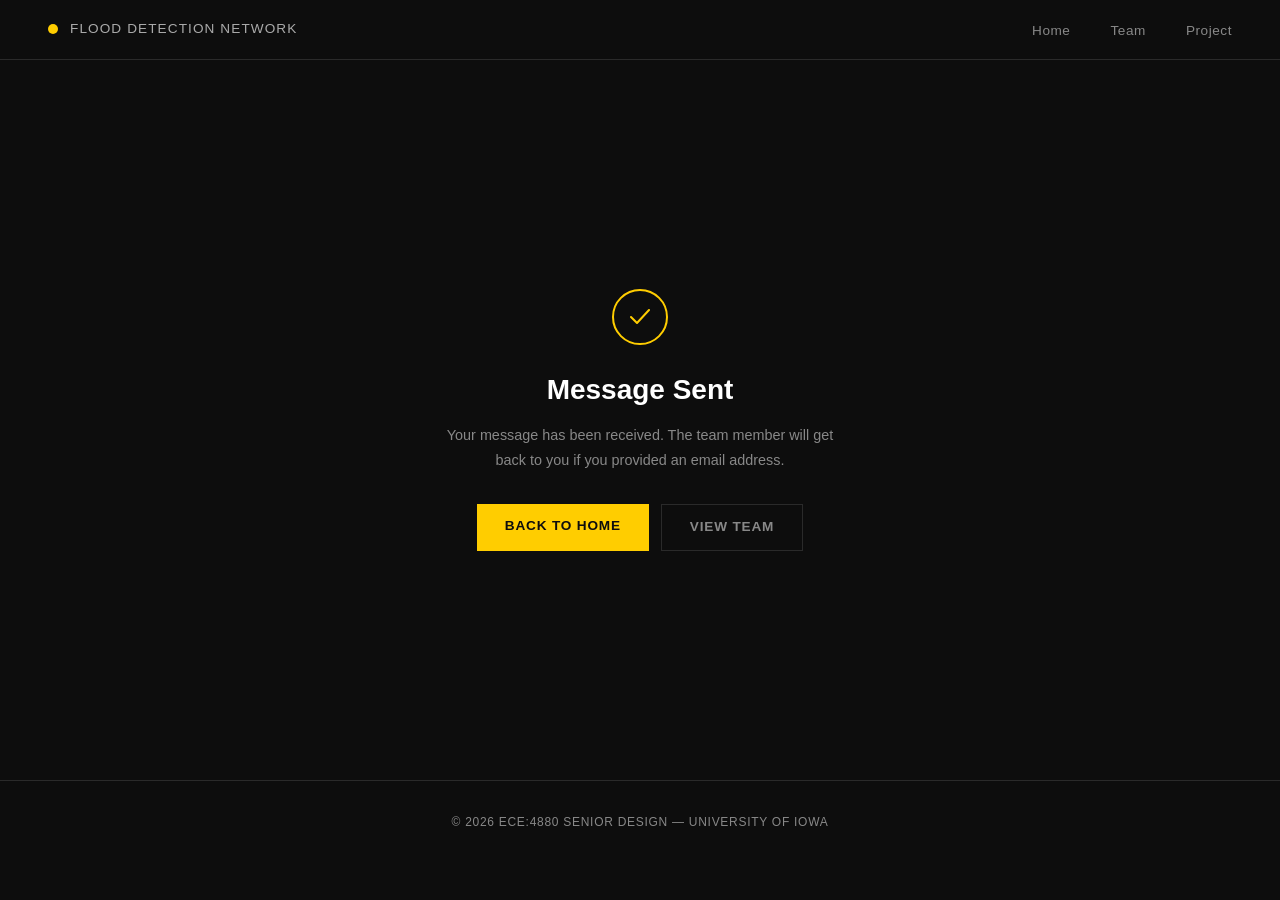
<file: success.html>
<!DOCTYPE html>
<html lang="en">
<head>
  <meta charset="UTF-8">
  <meta name="viewport" content="width=device-width, initial-scale=1.0">
  <title>Message Sent — Flood Detection Network</title>
  <link rel="stylesheet" href="assets/css/style.css">
  <meta name="robots" content="noindex, nofollow">
</head>
<body>

  <nav class="nav">
    <a href="index.html" class="nav-logo">
      <span class="dot"></span>
      <span class="name">Flood Detection Network</span>
    </a>
    <ul class="nav-links">
      <li><a href="index.html">Home</a></li>
      <li><a href="index.html#team">Team</a></li>
      <li><a href="index.html#project">Project</a></li>
    </ul>
  </nav>

  <div style="min-height: 80vh; display: flex; align-items: center; justify-content: center; padding: 2rem;">
    <div style="text-align: center; max-width: 420px;">

      <div style="width: 56px; height: 56px; border: 2px solid var(--gold); border-radius: 50%; display: flex; align-items: center; justify-content: center; margin: 0 auto 1.5rem;">
        <svg width="20" height="16" viewBox="0 0 20 16" fill="none" xmlns="http://www.w3.org/2000/svg">
          <path d="M1 8L7 14L19 1" stroke="#FFCD00" stroke-width="2" stroke-linecap="round" stroke-linejoin="round"/>
        </svg>
      </div>

      <h1 style="font-size: 1.75rem; font-weight: 900; color: white; margin-bottom: 0.75rem;">
        Message Sent
      </h1>
      <p style="font-size: 0.9rem; color: var(--text-muted); line-height: 1.7; margin-bottom: 2rem;">
        Your message has been received. The team member will get back to you if you provided an email address.
      </p>

      <div style="display: flex; gap: 0.75rem; justify-content: center; flex-wrap: wrap;">
        <a href="index.html" class="btn btn-gold">Back to Home</a>
        <a href="index.html#team" class="btn btn-ghost">View Team</a>
      </div>

    </div>
  </div>

  <footer class="footer">
    &copy; 2026 ECE:4880 Senior Design &mdash; University of Iowa
  </footer>

</body>
</html>
</file>
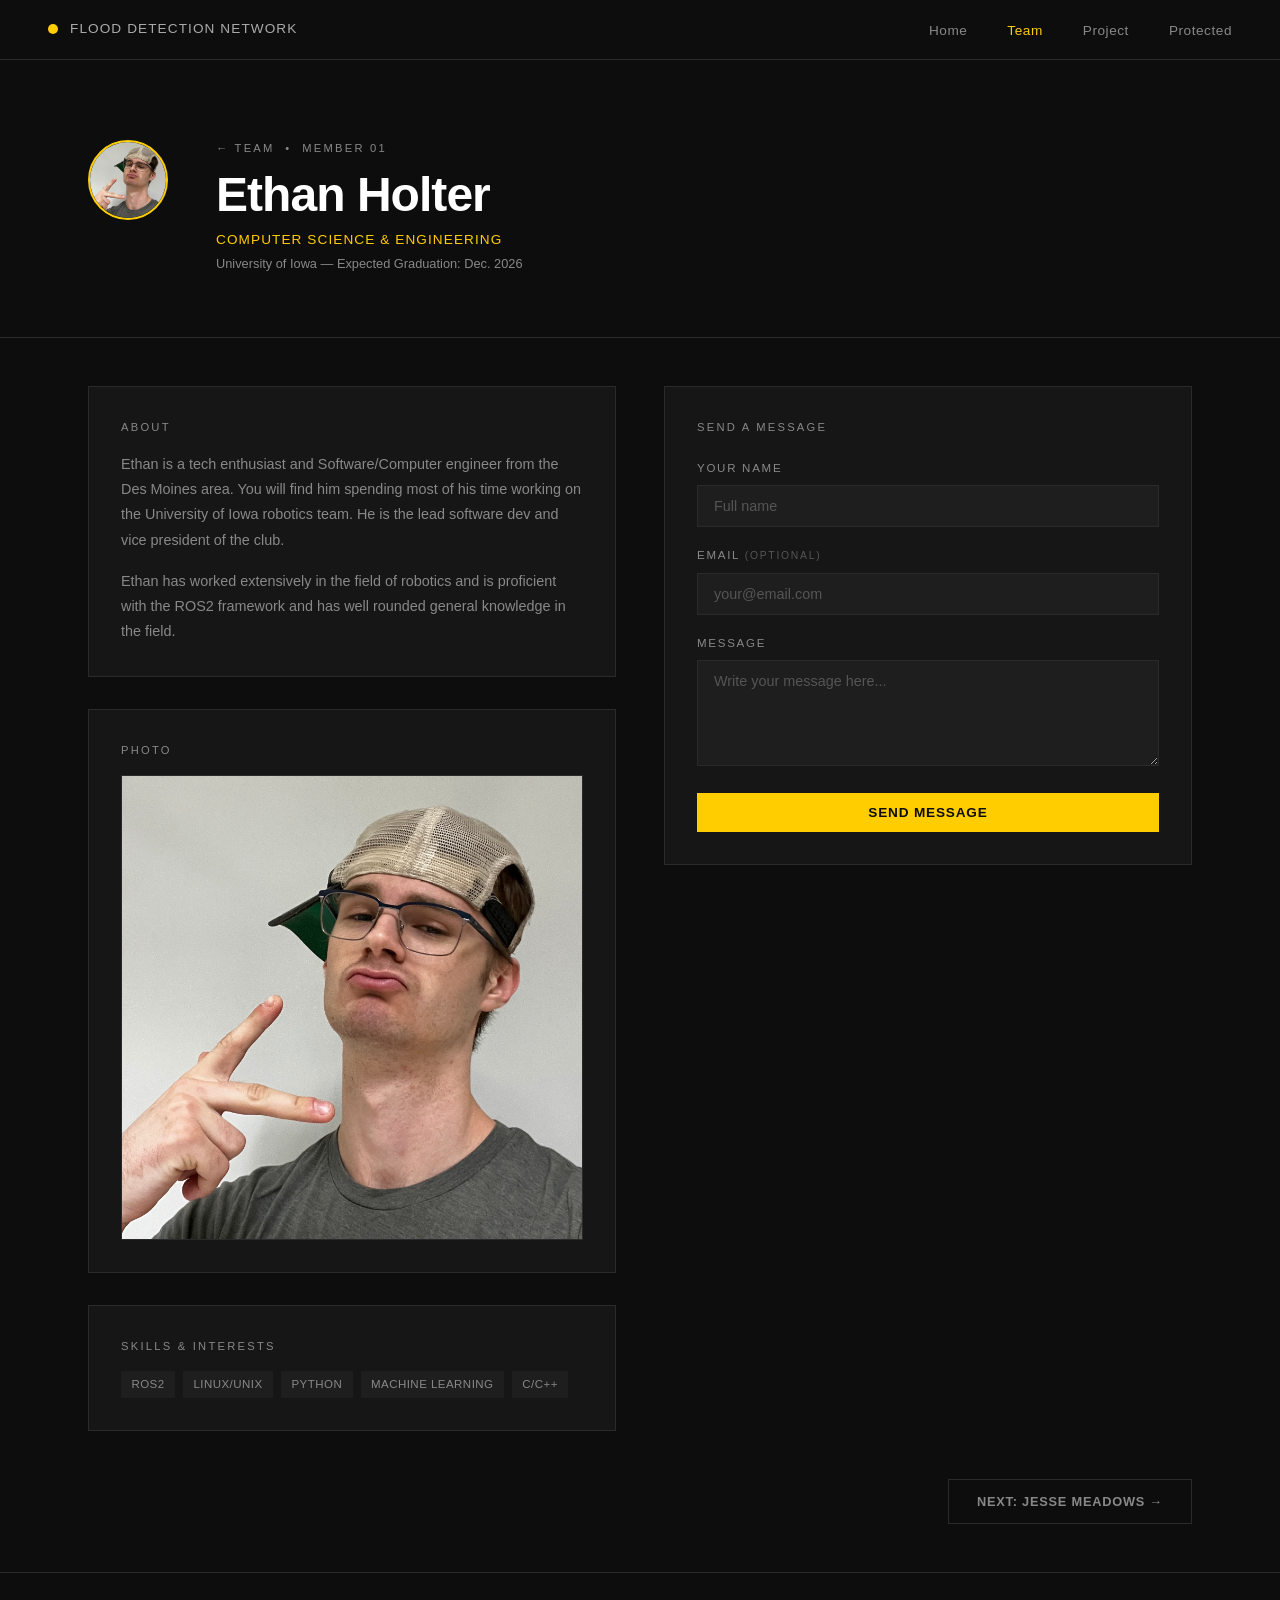
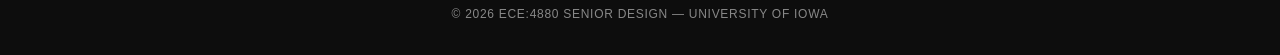
<file: members/ethan.html>
<!DOCTYPE html>
<html lang="en">
<head>
  <meta charset="UTF-8">
  <meta name="viewport" content="width=device-width, initial-scale=1.0">
  <title>Ethan Holter — Flood Detection Network</title>
  <link rel="stylesheet" href="../assets/css/style.css">
</head>
<body>

  <nav class="nav">
    <a href="../index.html" class="nav-logo">
      <span class="dot"></span>
      <span class="name">Flood Detection Network</span>
    </a>
    <button class="nav-toggle" aria-label="Toggle navigation">
      <span></span><span></span><span></span>
    </button>
    <ul class="nav-links">
      <li><a href="../index.html">Home</a></li>
      <li><a href="../index.html#team" class="active">Team</a></li>
      <li><a href="../index.html#project">Project</a></li>
      <li><a href="../protected/gate.html">Protected</a></li>
    </ul>
  </nav>

  <!-- PROFILE HEADER -->
  <section class="page-wrap profile-header" style="padding-top: 5rem; padding-bottom: 4rem;">
    <div>
      <img src="../assets/images/ethan.jpg" alt="Ethan Holter" class="avatar avatar-lg">
    </div>
    <div>
      <div class="label" style="margin-bottom: 0.75rem;">
        <a href="../index.html#team" style="color: var(--text-muted); text-decoration: none;">&#8592; Team</a>
        &nbsp;&bull;&nbsp; Member 01
      </div>
      <h1 style="font-size: 3rem; font-weight: 900; color: white; letter-spacing: -0.02em; line-height: 1.1;">
        Ethan Holter
      </h1>
      <div style="color: var(--gold); font-size: 0.85rem; letter-spacing: 0.08em; text-transform: uppercase; margin-top: 0.5rem;">
        Computer Science &amp; Engineering
      </div>
      <div style="color: var(--text-muted); font-size: 0.8rem; margin-top: 0.25rem;">
        University of Iowa &mdash; Expected Graduation: Dec. 2026
      </div>
    </div>
  </section>

  <hr class="divider">

  <!-- CONTENT -->
  <div class="page-wrap profile-grid" style="padding-top: 3rem; padding-bottom: 3rem;">

    <!-- LEFT: Bio + Skills + Image -->
    <div style="display: flex; flex-direction: column; gap: 2rem;">

      <!-- Bio -->
      <div style="background: var(--surface); border: 1px solid var(--border); padding: 2rem;">
        <div class="label" style="margin-bottom: 1rem;">About</div>
        <p style="font-size: 0.9rem; color: var(--text-muted); line-height: 1.75;">
	    Ethan is a tech enthusiast and Software/Computer engineer from the Des Moines area. You will find him spending most of his time working on the University of Iowa robotics team. He is the lead software dev and vice president of the club.
        </p>
        <p style="font-size: 0.9rem; color: var(--text-muted); line-height: 1.75; margin-top: 1rem;">
	    Ethan has worked extensively in the field of robotics and is proficient with the ROS2 framework and has well rounded general knowledge in the field.
        </p>
      </div>

      <!-- Photo -->
      <div style="background: var(--surface); border: 1px solid var(--border); padding: 2rem;">
        <div class="label" style="margin-bottom: 1rem;">Photo</div>
        <img src="../assets/images/ethan.jpg" alt="Ethan Holter" style="width: 100%; border: 1px solid var(--border);">
      </div>

      <!-- Skills -->
      <div style="background: var(--surface); border: 1px solid var(--border); padding: 2rem;">
        <div class="label" style="margin-bottom: 1rem;">Skills &amp; Interests</div>
        <div style="display: flex; flex-wrap: wrap; gap: 0.5rem;">
          <span class="chip">ROS2</span>
          <span class="chip">Linux/Unix</span>
          <span class="chip">Python</span>
          <span class="chip">Machine Learning</span>
          <span class="chip">C/C++</span>
        </div>
      </div>

    </div>

    <!-- RIGHT: Project Role + Contact Form -->
    <div style="display: flex; flex-direction: column; gap: 2rem;">

      <!-- Contact form -->
      <div style="background: var(--surface); border: 1px solid var(--border); padding: 2rem;">
        <div class="label" style="margin-bottom: 1.5rem;">Send a Message</div>
        <form
          name="contact-ethan"
          method="POST"
          data-netlify="true"
          netlify-honeypot="bot-field"
          action="/success.html"
          id="contact-form"
        >
          <!-- Netlify hidden fields -->
          <input type="hidden" name="form-name" value="contact-ethan">
          <input type="hidden" name="member" value="Ethan Holter">
          <p style="display:none;">
            <label>Don't fill this out: <input name="bot-field"></label>
          </p>

          <div class="form-group">
            <label for="sender-name">Your Name</label>
            <input type="text" id="sender-name" name="name" placeholder="Full name" required>
          </div>

          <div class="form-group">
            <label for="sender-email">Email <span style="color: var(--text-dim); font-size: 0.65rem;">(optional)</span></label>
            <input type="email" id="sender-email" name="email" placeholder="your@email.com">
          </div>

          <div class="form-group">
            <label for="message">Message</label>
            <textarea id="message" name="message" rows="5" placeholder="Write your message here..." required></textarea>
          </div>

          <button type="submit" class="btn btn-gold" style="width: 100%;">Send Message</button>
        </form>
      </div>

    </div>
  </div>

  <!-- MEMBER NAV -->
  <div class="page-wrap" style="padding-bottom: 3rem; display: flex; justify-content: flex-end; gap: 1rem;">
    <a href="jesse.html" class="btn btn-ghost" style="font-size: 0.8rem;">Next: Jesse Meadows &rarr;</a>
  </div>

  <footer class="footer">
    &copy; 2026 ECE:4880 Senior Design &mdash; University of Iowa
  </footer>

  <script>
    document.querySelector(".nav-toggle").addEventListener("click", function() {
      this.parentElement.querySelector(".nav-links").classList.toggle("open");
    });
  </script>
</body>
</html>
</file>
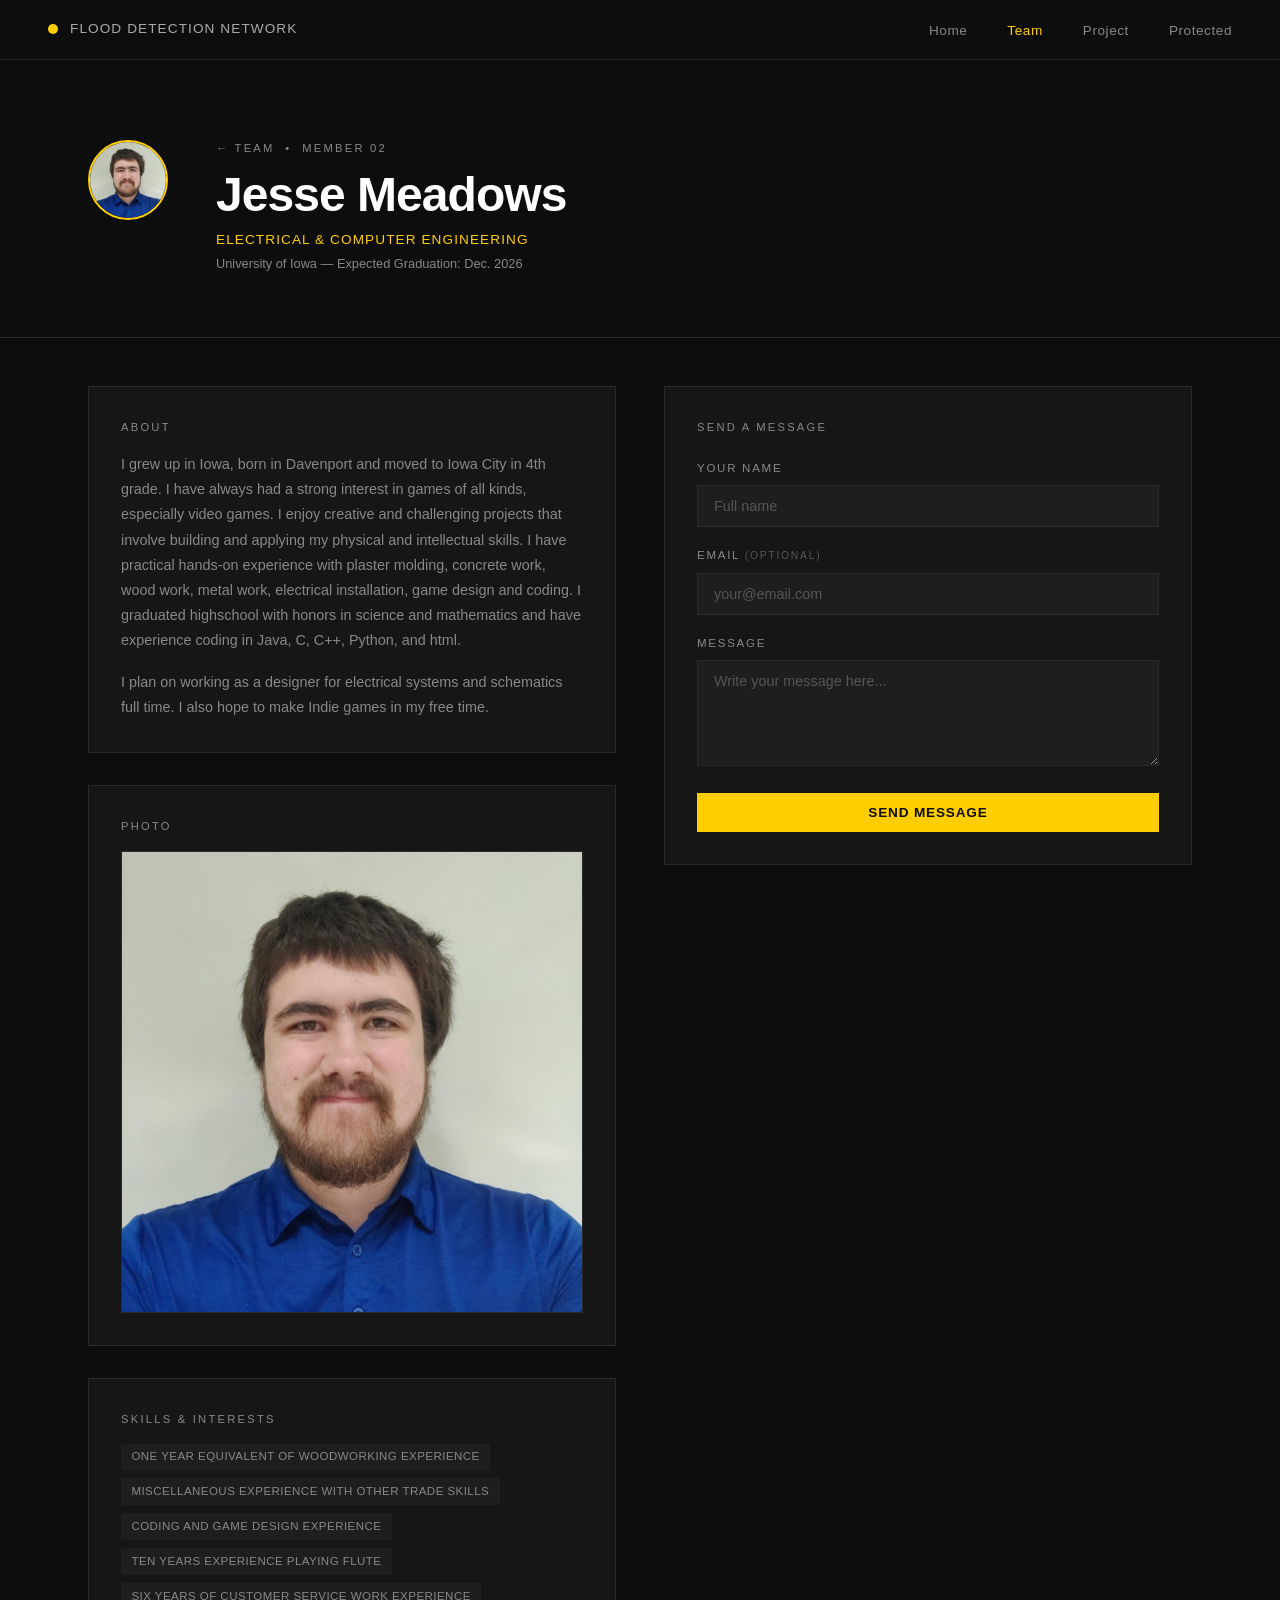
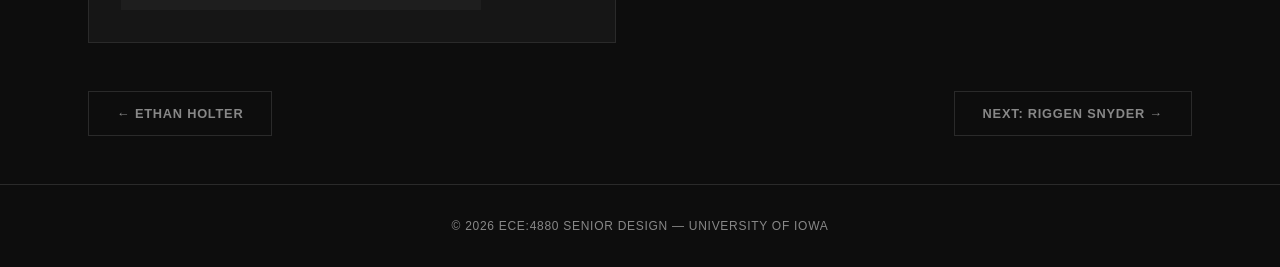
<file: members/jesse.html>
<!DOCTYPE html>
<html lang="en">
<head>
  <meta charset="UTF-8">
  <meta name="viewport" content="width=device-width, initial-scale=1.0">
  <title>Jesse Meadows — Flood Detection Network</title>
  <link rel="stylesheet" href="../assets/css/style.css">
</head>
<body>

  <nav class="nav">
    <a href="../index.html" class="nav-logo">
      <span class="dot"></span>
      <span class="name">Flood Detection Network</span>
    </a>
    <button class="nav-toggle" aria-label="Toggle navigation">
      <span></span><span></span><span></span>
    </button>
    <ul class="nav-links">
      <li><a href="../index.html">Home</a></li>
      <li><a href="../index.html#team" class="active">Team</a></li>
      <li><a href="../index.html#project">Project</a></li>
      <li><a href="../protected/gate.html">Protected</a></li>
    </ul>
  </nav>

  <!-- PROFILE HEADER -->
  <section class="page-wrap profile-header" style="padding-top: 5rem; padding-bottom: 4rem;">
    <div>
      <img src="../assets/images/jesse.jpg" alt="Jesse Meadows" class="avatar avatar-lg">
    </div>
    <div>
      <div class="label" style="margin-bottom: 0.75rem;">
        <a href="../index.html#team" style="color: var(--text-muted); text-decoration: none;">&#8592; Team</a>
        &nbsp;&bull;&nbsp; Member 02
      </div>
      <h1 style="font-size: 3rem; font-weight: 900; color: white; letter-spacing: -0.02em; line-height: 1.1;">
        Jesse Meadows
      </h1>
      <div style="color: var(--gold); font-size: 0.85rem; letter-spacing: 0.08em; text-transform: uppercase; margin-top: 0.5rem;">
        Electrical &amp; Computer Engineering
      </div>
      <div style="color: var(--text-muted); font-size: 0.8rem; margin-top: 0.25rem;">
        University of Iowa &mdash; Expected Graduation: Dec. 2026
      </div>
    </div>
  </section>

  <hr class="divider">

  <!-- CONTENT -->
  <div class="page-wrap profile-grid" style="padding-top: 3rem; padding-bottom: 3rem;">

    <!-- LEFT: Bio + Skills + Image -->
    <div style="display: flex; flex-direction: column; gap: 2rem;">

      <div style="background: var(--surface); border: 1px solid var(--border); padding: 2rem;">
        <div class="label" style="margin-bottom: 1rem;">About</div>
        <p style="font-size: 0.9rem; color: var(--text-muted); line-height: 1.75;">
	  I grew up in Iowa, born in Davenport and moved to Iowa City in 4th grade. I have always had a strong interest in games of all kinds, especially video games.       I enjoy creative and challenging projects that involve building and applying my physical and intellectual skills. I have practical hands-on experience with plaster molding, concrete work, wood work, metal work, electrical installation, game design and coding. I graduated highschool with honors in science and mathematics and have experience coding in Java, C, C++, Python, and html.
        </p>
        <p style="font-size: 0.9rem; color: var(--text-muted); line-height: 1.75; margin-top: 1rem;">
	    I plan on working as a designer for electrical systems and schematics full time. I also hope to make Indie games in my free time.
        </p>
      </div>

      <div style="background: var(--surface); border: 1px solid var(--border); padding: 2rem;">
        <div class="label" style="margin-bottom: 1rem;">Photo</div>
        <img src="../assets/images/jesse.jpg" alt="Jesse Meadows" style="width: 100%; border: 1px solid var(--border);">
      </div>

      <div style="background: var(--surface); border: 1px solid var(--border); padding: 2rem;">
        <div class="label" style="margin-bottom: 1rem;">Skills &amp; Interests</div>
        <div style="display: flex; flex-wrap: wrap; gap: 0.5rem;">
	  <span class="chip">One year equivalent of woodworking experience</span>
          <span class="chip">Miscellaneous experience with other trade skills</span>
          <span class="chip">Coding and game design experience</span>
          <span class="chip">Ten years experience playing flute</span>
          <span class="chip">Six years of customer service work experience</span>
        </div>
      </div>

    </div>

    <!-- RIGHT: Project Role + Contact Form -->
    <div style="display: flex; flex-direction: column; gap: 2rem;">

      <div style="background: var(--surface); border: 1px solid var(--border); padding: 2rem;">
        <div class="label" style="margin-bottom: 1.5rem;">Send a Message</div>
        <form
          name="contact-jesse"
          method="POST"
          data-netlify="true"
          netlify-honeypot="bot-field"
          action="/success.html"
          id="contact-form"
        >
          <input type="hidden" name="form-name" value="contact-jesse">
          <input type="hidden" name="member" value="Jesse Meadows">
          <p style="display:none;">
            <label>Don't fill this out: <input name="bot-field"></label>
          </p>

          <div class="form-group">
            <label for="sender-name">Your Name</label>
            <input type="text" id="sender-name" name="name" placeholder="Full name" required>
          </div>

          <div class="form-group">
            <label for="sender-email">Email <span style="color: var(--text-dim); font-size: 0.65rem;">(optional)</span></label>
            <input type="email" id="sender-email" name="email" placeholder="your@email.com">
          </div>

          <div class="form-group">
            <label for="message">Message</label>
            <textarea id="message" name="message" rows="5" placeholder="Write your message here..." required></textarea>
          </div>

          <button type="submit" class="btn btn-gold" style="width: 100%;">Send Message</button>
        </form>
      </div>

    </div>
  </div>

  <!-- MEMBER NAV -->
  <div class="page-wrap" style="padding-bottom: 3rem; display: flex; justify-content: space-between;">
    <a href="ethan.html" class="btn btn-ghost" style="font-size: 0.8rem;">&larr; Ethan Holter</a>
    <a href="riggen.html" class="btn btn-ghost" style="font-size: 0.8rem;">Next: Riggen Snyder &rarr;</a>
  </div>

  <footer class="footer">
    &copy; 2026 ECE:4880 Senior Design &mdash; University of Iowa
  </footer>

  <script>
    document.querySelector(".nav-toggle").addEventListener("click", function() {
      this.parentElement.querySelector(".nav-links").classList.toggle("open");
    });
  </script>
</body>
</html>
</file>
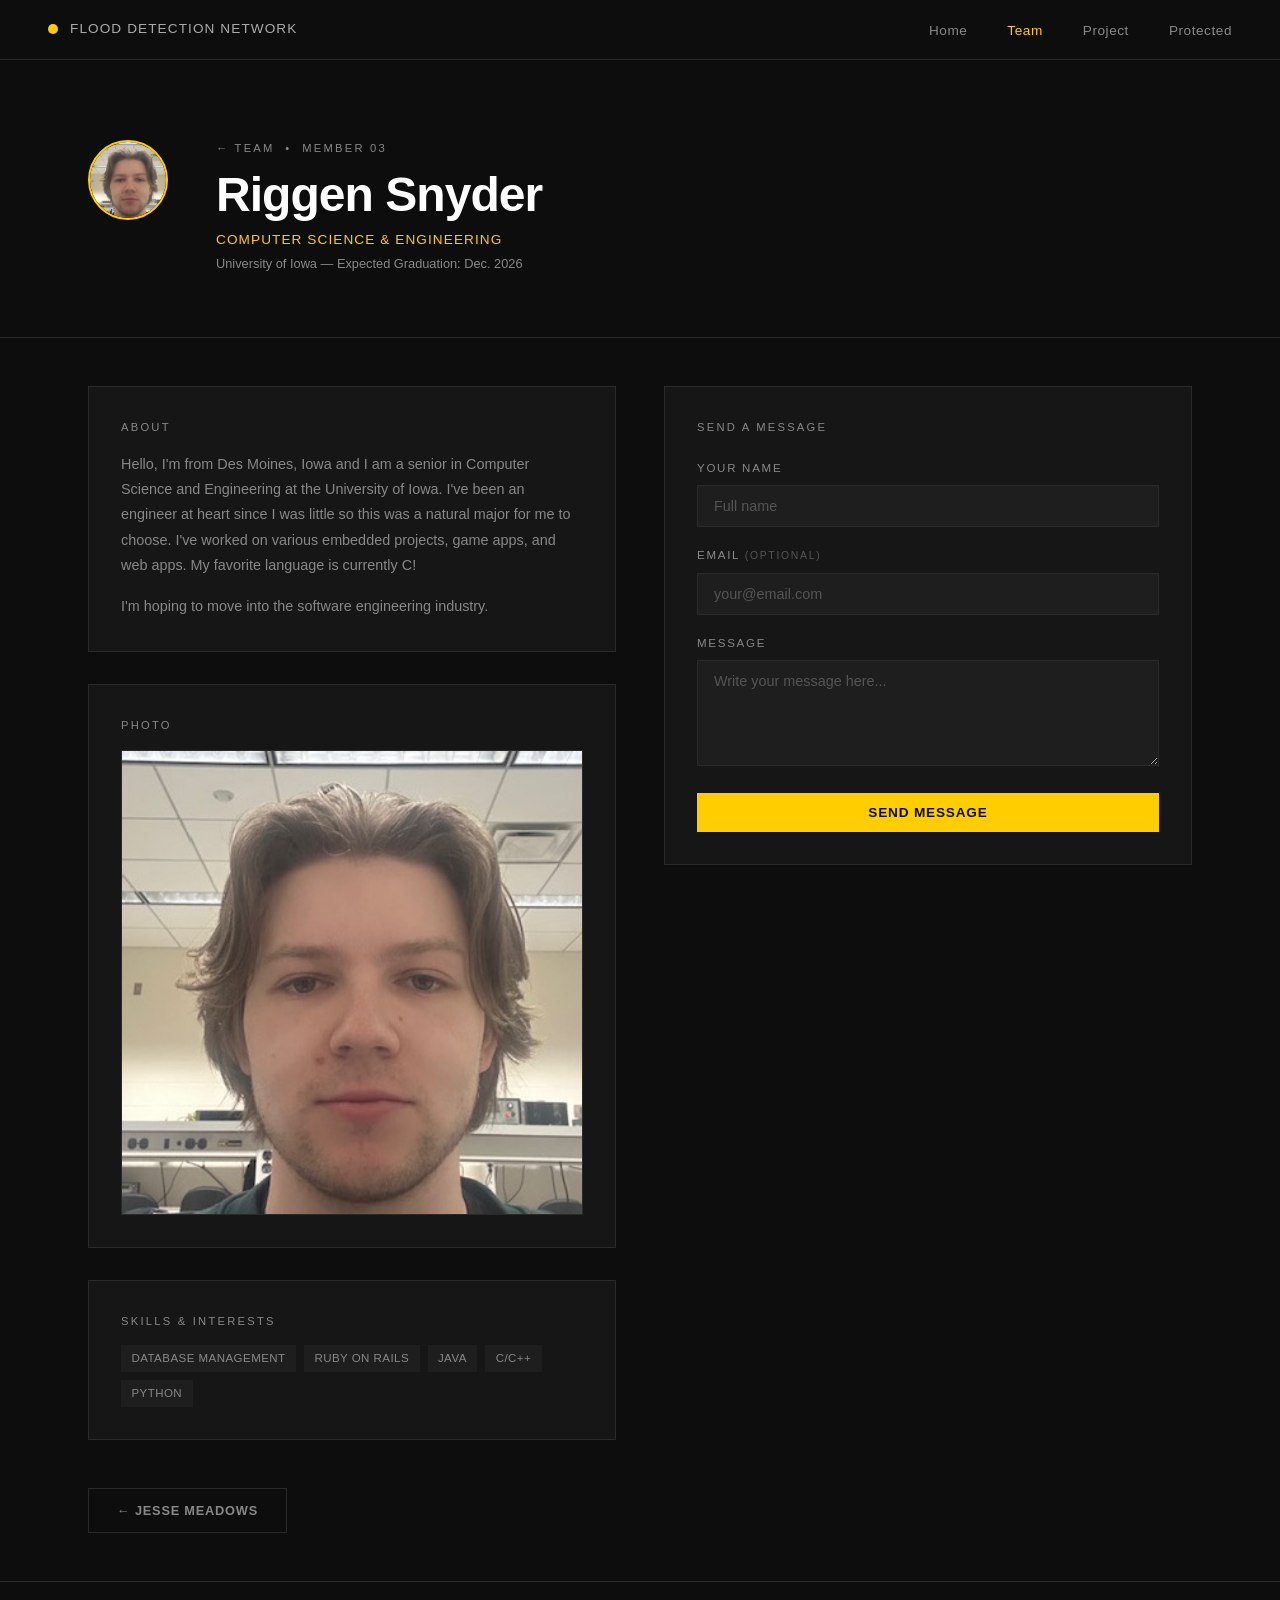
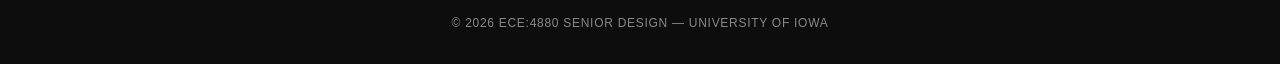
<file: members/riggen.html>
<!DOCTYPE html>
<html lang="en">
<head>
  <meta charset="UTF-8">
  <meta name="viewport" content="width=device-width, initial-scale=1.0">
  <title>Riggen Snyder — Flood Detection Network</title>
  <link rel="stylesheet" href="../assets/css/style.css">
</head>
<body>

  <nav class="nav">
    <a href="../index.html" class="nav-logo">
      <span class="dot"></span>
      <span class="name">Flood Detection Network</span>
    </a>
    <button class="nav-toggle" aria-label="Toggle navigation">
      <span></span><span></span><span></span>
    </button>
    <ul class="nav-links">
      <li><a href="../index.html">Home</a></li>
      <li><a href="../index.html#team" class="active">Team</a></li>
      <li><a href="../index.html#project">Project</a></li>
      <li><a href="../protected/gate.html">Protected</a></li>
    </ul>
  </nav>

  <!-- PROFILE HEADER -->
  <section class="page-wrap profile-header" style="padding-top: 5rem; padding-bottom: 4rem;">
    <div>
      <img src="../assets/images/riggen.jpg" alt="Riggen Snyder" class="avatar avatar-lg">
    </div>
    <div>
      <div class="label" style="margin-bottom: 0.75rem;">
        <a href="../index.html#team" style="color: var(--text-muted); text-decoration: none;">&#8592; Team</a>
        &nbsp;&bull;&nbsp; Member 03
      </div>
      <h1 style="font-size: 3rem; font-weight: 900; color: white; letter-spacing: -0.02em; line-height: 1.1;">
        Riggen Snyder
      </h1>
      <div style="color: var(--gold); font-size: 0.85rem; letter-spacing: 0.08em; text-transform: uppercase; margin-top: 0.5rem;">
        Computer Science &amp; Engineering
      </div>
      <div style="color: var(--text-muted); font-size: 0.8rem; margin-top: 0.25rem;">
        University of Iowa &mdash; Expected Graduation: Dec. 2026
      </div>
    </div>
  </section>

  <hr class="divider">

  <!-- CONTENT -->
  <div class="page-wrap profile-grid" style="padding-top: 3rem; padding-bottom: 3rem;">

    <!-- LEFT: Bio + Skills + Image -->
    <div style="display: flex; flex-direction: column; gap: 2rem;">

      <div style="background: var(--surface); border: 1px solid var(--border); padding: 2rem;">
        <div class="label" style="margin-bottom: 1rem;">About</div>
        <p style="font-size: 0.9rem; color: var(--text-muted); line-height: 1.75;">
          Hello, I'm from Des Moines, Iowa and I am a senior in Computer Science and Engineering at the University of Iowa.
          I've been an engineer at heart since I was little so this was a natural major for me to choose. I've worked on various embedded projects,
          game apps, and web apps. My favorite language is currently C!
        </p>
        <p style="font-size: 0.9rem; color: var(--text-muted); line-height: 1.75; margin-top: 1rem;">
          I'm hoping to move into the software engineering industry.
        </p>
      </div>

      <div style="background: var(--surface); border: 1px solid var(--border); padding: 2rem;">
        <div class="label" style="margin-bottom: 1rem;">Photo</div>
        <img src="../assets/images/riggen.jpg" alt="Riggen Snyder" style="width: 100%; border: 1px solid var(--border);">
      </div>

      <div style="background: var(--surface); border: 1px solid var(--border); padding: 2rem;">
        <div class="label" style="margin-bottom: 1rem;">Skills &amp; Interests</div>
        <div style="display: flex; flex-wrap: wrap; gap: 0.5rem;">
          <span class="chip">Database Management</span>
          <span class="chip">Ruby on Rails</span>
          <span class="chip">Java</span>
          <span class="chip">C/C++</span>
          <span class="chip">Python</span>
        </div>
      </div>

    </div>

    <!-- RIGHT: Project Role + Contact Form -->
    <div style="display: flex; flex-direction: column; gap: 2rem;">

      <div style="background: var(--surface); border: 1px solid var(--border); padding: 2rem;">
        <div class="label" style="margin-bottom: 1.5rem;">Send a Message</div>
        <form
          name="contact-riggen"
          method="POST"
          data-netlify="true"
          netlify-honeypot="bot-field"
          action="/success.html"
          id="contact-form"
        >
          <input type="hidden" name="form-name" value="contact-riggen">
          <input type="hidden" name="member" value="Riggen Snyder">
          <p style="display:none;">
            <label>Don't fill this out: <input name="bot-field"></label>
          </p>

          <div class="form-group">
            <label for="sender-name">Your Name</label>
            <input type="text" id="sender-name" name="name" placeholder="Full name" required>
          </div>

          <div class="form-group">
            <label for="sender-email">Email <span style="color: var(--text-dim); font-size: 0.65rem;">(optional)</span></label>
            <input type="email" id="sender-email" name="email" placeholder="your@email.com">
          </div>

          <div class="form-group">
            <label for="message">Message</label>
            <textarea id="message" name="message" rows="5" placeholder="Write your message here..." required></textarea>
          </div>

          <button type="submit" class="btn btn-gold" style="width: 100%;">Send Message</button>
        </form>
      </div>

    </div>
  </div>

  <!-- MEMBER NAV -->
  <div class="page-wrap" style="padding-bottom: 3rem; display: flex; justify-content: flex-start;">
    <a href="jesse.html" class="btn btn-ghost" style="font-size: 0.8rem;">&larr; Jesse Meadows</a>
  </div>

  <footer class="footer">
    &copy; 2026 ECE:4880 Senior Design &mdash; University of Iowa
  </footer>

  <script>
    document.querySelector(".nav-toggle").addEventListener("click", function() {
      this.parentElement.querySelector(".nav-links").classList.toggle("open");
    });
  </script>
</body>
</html>
</file>
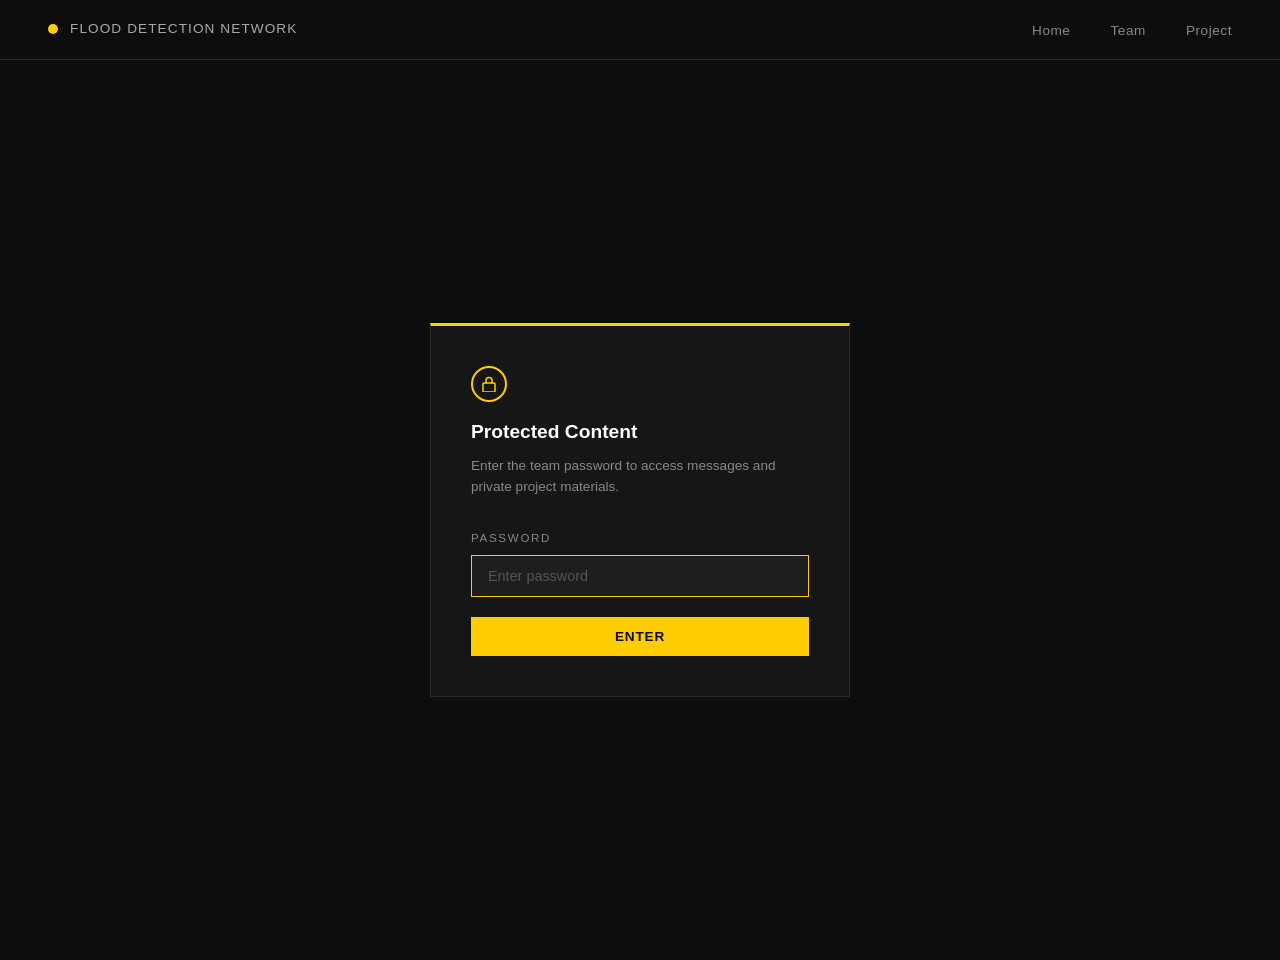
<file: protected/gate.html>
<!DOCTYPE html>
<html lang="en">
<head>
  <meta charset="UTF-8">
  <meta name="viewport" content="width=device-width, initial-scale=1.0">
  <title>Protected Access — Flood Detection Network</title>
  <link rel="stylesheet" href="../assets/css/style.css">
  <!-- No-index: this page should not appear in search results -->
  <meta name="robots" content="noindex, nofollow">
</head>
<body>

  <nav class="nav">
    <a href="../index.html" class="nav-logo">
      <span class="dot"></span>
      <span class="name">Flood Detection Network</span>
    </a>
    <ul class="nav-links">
      <li><a href="../index.html">Home</a></li>
      <li><a href="../index.html#team">Team</a></li>
      <li><a href="../index.html#project">Project</a></li>
    </ul>
  </nav>

  <div class="gate-wrap">
    <div class="gate-box">

      <div style="margin-bottom: 1.5rem;">
        <div style="width: 36px; height: 36px; border: 2px solid var(--gold); border-radius: 50%; display: flex; align-items: center; justify-content: center; margin-bottom: 1rem;">
          <svg width="14" height="16" viewBox="0 0 14 16" fill="none" xmlns="http://www.w3.org/2000/svg">
            <rect x="1" y="7" width="12" height="9" rx="1" stroke="#FFCD00" stroke-width="1.5"/>
            <path d="M4 7V4.5C4 2.84 5.34 1.5 7 1.5C8.66 1.5 10 2.84 10 4.5V7" stroke="#FFCD00" stroke-width="1.5" stroke-linecap="round"/>
          </svg>
        </div>
        <h2>Protected Content</h2>
        <p>Enter the team password to access messages and private project materials.</p>
      </div>

      <form id="gate-form" autocomplete="off">
        <div class="form-group">
          <label for="password">Password</label>
          <input
            type="password"
            id="password"
            name="password"
            placeholder="Enter password"
            autocomplete="current-password"
            required
            autofocus
          >
        </div>
        <button type="submit" class="btn btn-gold" style="width: 100%;" id="submit-btn">
          Enter
        </button>
        <div class="gate-error" id="error-msg">Incorrect password. Please try again.</div>
      </form>

    </div>
  </div>

  <script src="../assets/js/auth.js"></script>
  <script>
    // If already authenticated, skip straight to protected index
    if (isAuthenticated()) {
      window.location.replace("index.html");
    }

    document.getElementById("gate-form").addEventListener("submit", async (e) => {
      e.preventDefault();
      const errorMsg  = document.getElementById("error-msg");
      const submitBtn = document.getElementById("submit-btn");
      const pwInput   = document.getElementById("password");

      errorMsg.style.display = "none";
      submitBtn.textContent  = "Checking...";
      submitBtn.disabled     = true;

      if (await login(pwInput.value)) {
        window.location.replace("index.html");
      } else {
        errorMsg.style.display = "block";
        submitBtn.textContent  = "Enter";
        submitBtn.disabled     = false;
        pwInput.value = "";
        pwInput.focus();
      }
    });
  </script>

</body>
</html>
</file>
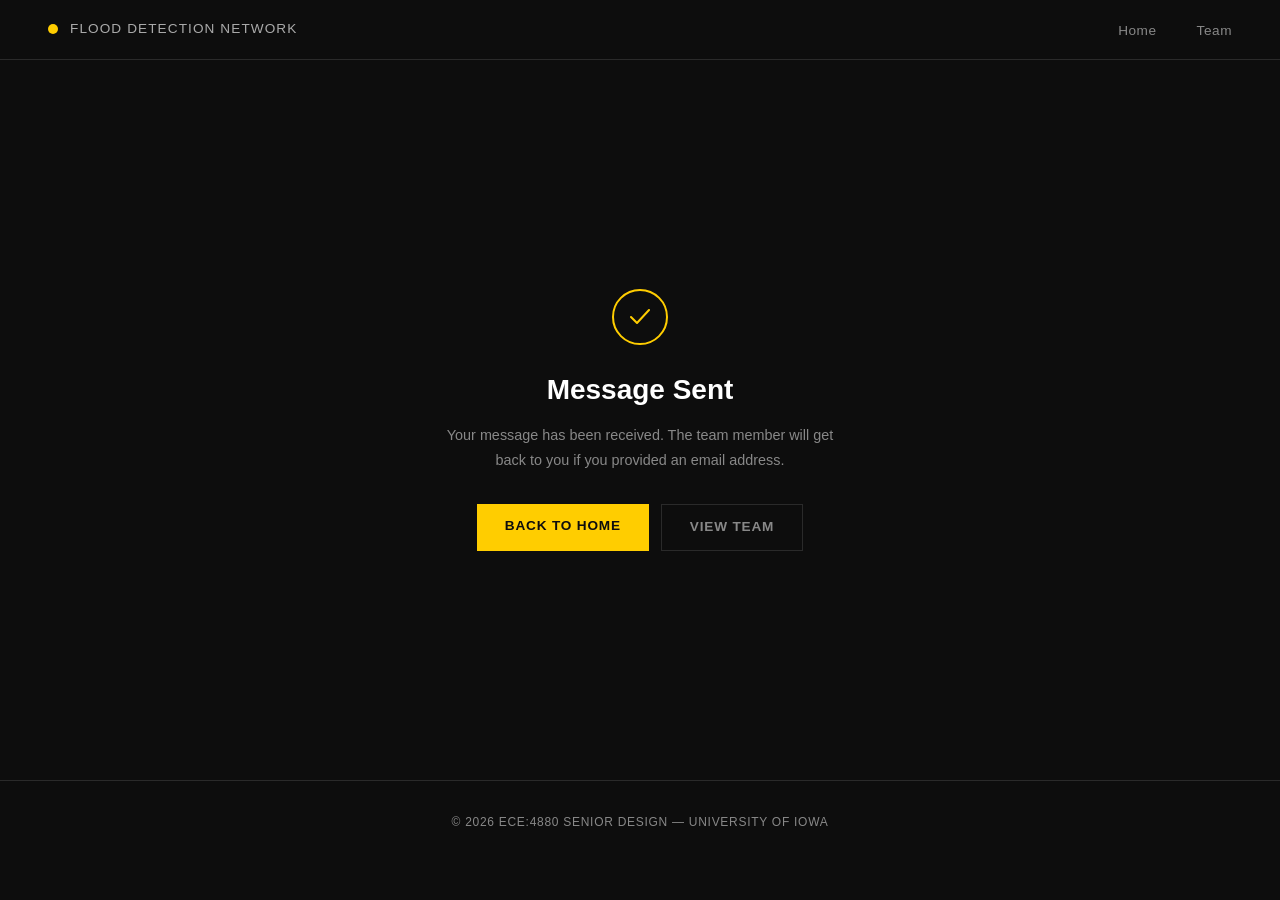
<file: protected/messages/success.html>
<!DOCTYPE html>
<html lang="en">
<head>
  <meta charset="UTF-8">
  <meta name="viewport" content="width=device-width, initial-scale=1.0">
  <title>Message Sent — Flood Detection Network</title>
  <link rel="stylesheet" href="../../assets/css/style.css">
  <meta name="robots" content="noindex, nofollow">
</head>
<body>

  <nav class="nav">
    <a href="../../index.html" class="nav-logo">
      <span class="dot"></span>
      <span class="name">Flood Detection Network</span>
    </a>
    <ul class="nav-links">
      <li><a href="../../index.html">Home</a></li>
      <li><a href="../../index.html#team">Team</a></li>
    </ul>
  </nav>

  <div style="min-height: 80vh; display: flex; align-items: center; justify-content: center; padding: 2rem;">
    <div style="text-align: center; max-width: 420px;">

      <!-- Checkmark icon -->
      <div style="width: 56px; height: 56px; border: 2px solid var(--gold); border-radius: 50%; display: flex; align-items: center; justify-content: center; margin: 0 auto 1.5rem;">
        <svg width="20" height="16" viewBox="0 0 20 16" fill="none" xmlns="http://www.w3.org/2000/svg">
          <path d="M1 8L7 14L19 1" stroke="#FFCD00" stroke-width="2" stroke-linecap="round" stroke-linejoin="round"/>
        </svg>
      </div>

      <h1 style="font-size: 1.75rem; font-weight: 900; color: white; margin-bottom: 0.75rem;">
        Message Sent
      </h1>
      <p style="font-size: 0.9rem; color: var(--text-muted); line-height: 1.7; margin-bottom: 2rem;">
        Your message has been received. The team member will get back to you if you provided an email address.
      </p>

      <div style="display: flex; gap: 0.75rem; justify-content: center; flex-wrap: wrap;">
        <a href="../../index.html" class="btn btn-gold">Back to Home</a>
        <a href="../../index.html#team" class="btn btn-ghost">View Team</a>
      </div>

    </div>
  </div>

  <footer class="footer">
    &copy; 2026 ECE:4880 Senior Design &mdash; University of Iowa
  </footer>

</body>
</html>
</file>
<file: assets/css/style.css>
/* ============================================================
   DISTRIBUTED FLOOD DETECTION NETWORK — Shared Stylesheet
   Design: Dark/Bold (prototype-b)
   ============================================================ */

/* ── Reset & Base ─────────────────────────────────────────── */
*, *::before, *::after {
  margin: 0;
  padding: 0;
  box-sizing: border-box;
}

:root {
  --gold:        #FFCD00;
  --gold-dim:    #c9a200;
  --dark:        #0d0d0d;
  --surface:     #161616;
  --surface-2:   #1e1e1e;
  --border:      #2a2a2a;
  --text:        #e0e0e0;
  --text-muted:  #888;
  --text-dim:    #555;
}

html { scroll-behavior: smooth; }

body {
  font-family: 'Arial', sans-serif;
  background: var(--dark);
  color: var(--text);
  min-height: 100vh;
  line-height: 1.5;
}

img { max-width: 100%; display: block; }
a   { color: inherit; text-decoration: none; }

/* Focus ring for keyboard navigation */
:focus-visible {
  outline: 2px solid var(--gold);
  outline-offset: 2px;
}

/* ── Typography helpers ───────────────────────────────────── */
.label {
  font-size: 0.7rem;
  text-transform: uppercase;
  letter-spacing: 0.2em;
  color: var(--text-muted);
}

.gold  { color: var(--gold); }
.muted { color: var(--text-muted); }

/* ── Navigation ───────────────────────────────────────────── */
.nav {
  display: flex;
  justify-content: space-between;
  align-items: center;
  padding: 0 3rem;
  height: 60px;
  background: var(--dark);
  border-bottom: 1px solid var(--border);
  position: sticky;
  top: 0;
  z-index: 100;
}

.nav-logo {
  display: flex;
  align-items: center;
  gap: 0.75rem;
  text-decoration: none;
}

.nav-logo .dot {
  width: 10px;
  height: 10px;
  background: var(--gold);
  border-radius: 50%;
  flex-shrink: 0;
}

.nav-logo .name {
  font-size: 0.85rem;
  letter-spacing: 0.08em;
  color: #aaa;
  text-transform: uppercase;
}

.nav-links {
  list-style: none;
  display: flex;
  gap: 2.5rem;
}

.nav-links a {
  color: var(--text-muted);
  font-size: 0.85rem;
  letter-spacing: 0.04em;
  transition: color 0.2s;
}

.nav-links a:hover,
.nav-links a.active {
  color: var(--gold);
}

/* Hamburger — hidden on desktop */
.nav-toggle {
  display: none;
  flex-direction: column;
  gap: 5px;
  cursor: pointer;
  background: none;
  border: none;
  padding: 4px;
}
.nav-toggle span {
  display: block;
  width: 22px;
  height: 2px;
  background: var(--text-muted);
  transition: background 0.2s;
}
.nav-toggle:hover span,
.nav-toggle:focus-visible span { background: var(--gold); }

/* ── Buttons ──────────────────────────────────────────────── */
.btn {
  display: inline-block;
  padding: 0.75rem 1.75rem;
  font-size: 0.85rem;
  font-weight: 700;
  letter-spacing: 0.06em;
  text-transform: uppercase;
  cursor: pointer;
  border: none;
  transition: opacity 0.2s, background 0.2s, border-color 0.2s;
  text-decoration: none;
}

.btn-gold {
  background: var(--gold);
  color: var(--dark);
}
.btn-gold:hover { opacity: 0.85; }
.btn-gold:disabled {
  opacity: 0.5;
  cursor: not-allowed;
}

.btn-dark {
  background: var(--dark);
  color: var(--gold);
  border: 1px solid var(--border);
}
.btn-dark:hover { border-color: var(--gold); }

.btn-ghost {
  background: transparent;
  color: var(--text-muted);
  border: 1px solid var(--border);
}
.btn-ghost:hover { color: var(--text); border-color: var(--text-muted); }

/* ── Tag / Pill ───────────────────────────────────────────── */
.tag {
  display: inline-block;
  border: 1px solid var(--gold);
  color: var(--gold);
  font-size: 0.7rem;
  letter-spacing: 0.18em;
  text-transform: uppercase;
  padding: 0.28rem 0.7rem;
}

.chip {
  display: inline-block;
  background: var(--surface-2);
  color: var(--text-muted);
  font-size: 0.72rem;
  padding: 0.3rem 0.65rem;
  letter-spacing: 0.04em;
  text-transform: uppercase;
}

/* ── Divider ──────────────────────────────────────────────── */
.divider {
  border: none;
  border-top: 1px solid var(--border);
}

/* ── Page wrapper ─────────────────────────────────────────── */
.page-wrap {
  max-width: 1200px;
  margin: 0 auto;
  padding: 0 3rem;
}

/* ── Section header ───────────────────────────────────────── */
.section-header {
  display: flex;
  justify-content: space-between;
  align-items: baseline;
  margin-bottom: 1.75rem;
}

.section-header a {
  font-size: 0.8rem;
  color: var(--gold);
}
.section-header a:hover { opacity: 0.8; }

/* ── Card grid ────────────────────────────────────────────── */
.card-grid-3 {
  display: grid;
  grid-template-columns: repeat(3, 1fr);
  gap: 1px;
  background: var(--border);
  border: 1px solid var(--border);
}

.card-grid-2 {
  display: grid;
  grid-template-columns: repeat(2, 1fr);
  gap: 1rem;
}

/* ── Surface card ─────────────────────────────────────────── */
.card {
  background: var(--surface);
  padding: 2rem;
  transition: background 0.2s;
}
.card:hover { background: var(--surface-2); }

/* ── Gold accent bar (top of card) ───────────────────────────*/
.card-accent { border-top: 2px solid var(--gold); }

/* ── Avatar circle ────────────────────────────────────────── */
.avatar {
  width: 48px;
  height: 48px;
  border: 2px solid var(--gold);
  border-radius: 50%;
  display: flex;
  align-items: center;
  justify-content: center;
  font-size: 1.1rem;
  font-weight: 900;
  color: var(--gold);
  flex-shrink: 0;
}

.avatar-lg {
  width: 80px;
  height: 80px;
  font-size: 1.75rem;
}

img.avatar {
  object-fit: cover;
}

/* ── Form elements ────────────────────────────────────────── */
.form-group {
  margin-bottom: 1.25rem;
}

.form-group label {
  display: block;
  font-size: 0.72rem;
  text-transform: uppercase;
  letter-spacing: 0.15em;
  color: var(--text-muted);
  margin-bottom: 0.5rem;
}

.form-group input,
.form-group textarea {
  width: 100%;
  background: var(--surface-2);
  border: 1px solid var(--border);
  color: var(--text);
  font-family: 'Arial', sans-serif;
  font-size: 0.9rem;
  padding: 0.75rem 1rem;
  outline: none;
  transition: border-color 0.2s;
  resize: vertical;
}

.form-group input:focus,
.form-group textarea:focus {
  border-color: var(--gold);
}

.form-group input:invalid:not(:placeholder-shown),
.form-group textarea:invalid:not(:placeholder-shown) {
  border-color: #ff4444;
}

.form-group input::placeholder,
.form-group textarea::placeholder {
  color: var(--text-dim);
}

/* ── Protected / gate layout ──────────────────────────────── */
.gate-wrap {
  min-height: 100vh;
  display: flex;
  align-items: center;
  justify-content: center;
  padding: 2rem;
}

.gate-box {
  background: var(--surface);
  border: 1px solid var(--border);
  border-top: 3px solid var(--gold);
  padding: 2.5rem;
  width: 100%;
  max-width: 420px;
}

.gate-box h2 {
  font-size: 1.2rem;
  font-weight: 900;
  color: white;
  margin-bottom: 0.5rem;
}

.gate-box p {
  font-size: 0.85rem;
  color: var(--text-muted);
  margin-bottom: 2rem;
  line-height: 1.6;
}

.gate-error {
  font-size: 0.8rem;
  color: #ff4444;
  margin-top: 0.75rem;
  display: none;
}

/* ── Hero watermark ───────────────────────────────────────── */
.hero-watermark {
  position: absolute;
  top: 3rem;
  right: 3rem;
  font-size: 8rem;
  font-weight: 900;
  color: #1a1a1a;
  letter-spacing: -0.05em;
  line-height: 1;
  user-select: none;
  pointer-events: none;
}

/* ── Two-column profile layout ────────────────────────────── */
.profile-grid {
  display: grid;
  grid-template-columns: 1fr 1fr;
  gap: 3rem;
  align-items: start;
}

.profile-header {
  display: grid;
  grid-template-columns: auto 1fr;
  gap: 3rem;
  align-items: start;
}

/* ── Footer ───────────────────────────────────────────────── */
.footer {
  border-top: 1px solid var(--border);
  text-align: center;
  padding: 2rem;
  font-size: 0.75rem;
  color: var(--text-muted);
  letter-spacing: 0.06em;
  text-transform: uppercase;
}

/* ── Responsive ───────────────────────────────────────────── */

/* Tablet */
@media (max-width: 1024px) {
  .page-wrap { padding: 0 2rem; }
  .nav       { padding: 0 2rem; }

  .hero-watermark { font-size: 5rem; }

  .profile-grid {
    grid-template-columns: 1fr;
  }

  .profile-header {
    gap: 2rem;
  }
}

/* Mobile */
@media (max-width: 768px) {
  .nav {
    padding: 0 1.25rem;
  }

  .nav-links {
    display: none;
    flex-direction: column;
    gap: 0;
    position: absolute;
    top: 60px;
    left: 0;
    right: 0;
    background: var(--dark);
    border-bottom: 1px solid var(--border);
    padding: 1rem 0;
  }

  .nav-links.open { display: flex; }

  .nav-links a {
    padding: 0.75rem 1.5rem;
    display: block;
  }

  .hero-watermark { display: none; }

  .nav-toggle { display: flex; }

  .page-wrap { padding: 0 1.25rem; }

  .card-grid-3 {
    grid-template-columns: 1fr;
  }

  .card-grid-2 {
    grid-template-columns: 1fr;
  }

  .profile-header {
    grid-template-columns: 1fr;
    gap: 1.5rem;
  }
}

@media (max-width: 480px) {
  .btn { padding: 0.65rem 1.25rem; font-size: 0.8rem; }
}
</file>
